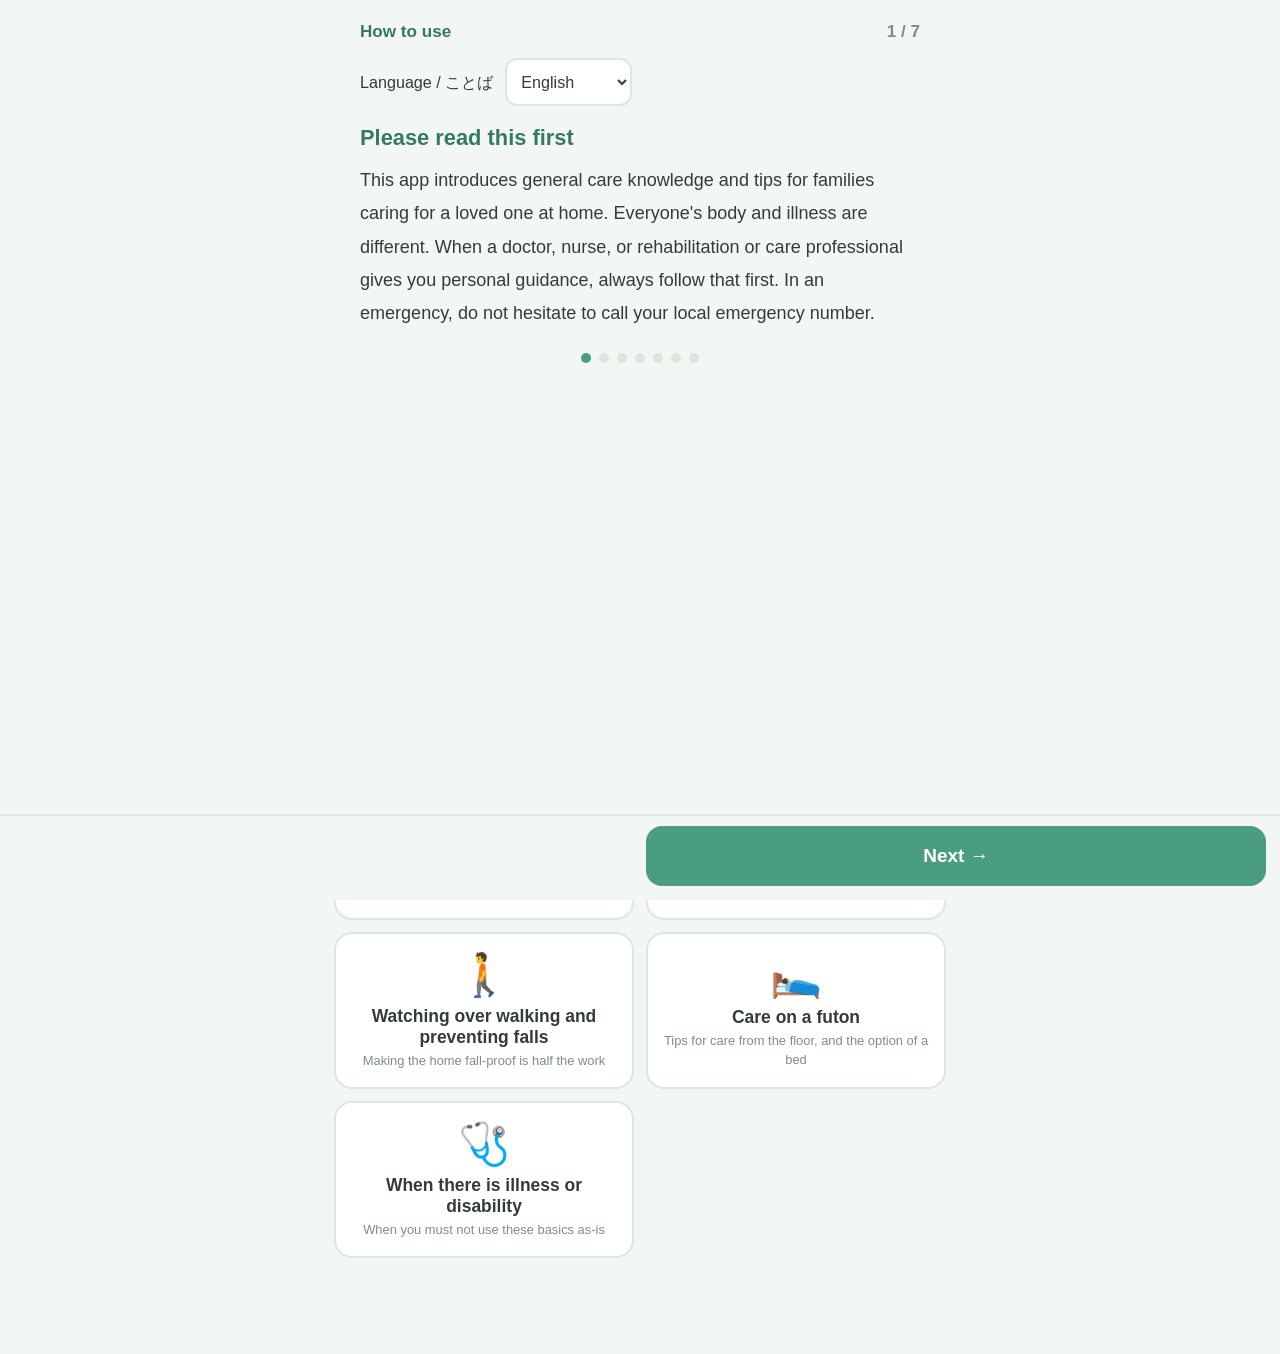
<file: index.html>
<!DOCTYPE html>
<html lang="ja">
<head>
<meta charset="utf-8">
<meta name="viewport" content="width=device-width, initial-scale=1, viewport-fit=cover">
<title>おうち介護サポート・そよぎ</title>
<meta name="description" content="家庭で介護をするご家族のための、介護技術と知識のガイド。無料・オフライン・広告なし。">
<!-- OGP / X（Twitter）リンクカード -->
<meta property="og:type" content="website">
<meta property="og:title" content="おうち介護サポート・そよぎ">
<meta property="og:description" content="訓練を受けない家族のための、介護技術と知識のガイド。腰を守る介助から、食事・おむつ・危険サイン・心肺蘇生まで。無料・広告なし・オフライン（12言語）。">
<meta property="og:image" content="https://maimmaim20230728-blip.github.io/ouchi_kaigo_web/icons/farcaster-embed.png">
<meta name="twitter:card" content="summary_large_image">
<meta name="twitter:image" content="https://maimmaim20230728-blip.github.io/ouchi_kaigo_web/icons/farcaster-embed.png">
<meta name="theme-color" content="#4a9d7f">
<!-- Farcaster Mini App 埋め込みメタ（3:2画像＋起動ボタン） -->
<meta name="fc:miniapp" content='{"version":"1","imageUrl":"https://ouchi-kaigo-web.vercel.app/icons/farcaster-embed.png","button":{"title":"🍃 ひらく / Open","action":{"type":"launch_miniapp","name":"おうち介護サポート・そよぎ","url":"https://ouchi-kaigo-web.vercel.app/","splashImageUrl":"https://ouchi-kaigo-web.vercel.app/icons/icon-512.png","splashBackgroundColor":"#4a9d7f"}}}'>
<link rel="manifest" href="manifest.json">
<link rel="icon" href="icons/icon-192.png">
<link rel="apple-touch-icon" href="icons/icon-192.png">
<link rel="stylesheet" href="style.css">
<!-- 日本語以外の言語で開くときは、その言語のガイドを読み終えるまで画面を隠す(起動のたびに一瞬 日本語が見えないように・app.js bootWithLang が外す・念のため4秒で外す・2026-10-30) -->
<script>(function(){try{var p=JSON.parse(localStorage.getItem('ouchikaigo.prefs')||'{}'),l=p.lang||String(navigator.language||'ja').slice(0,2).toLowerCase();if(l!=='ja'&&'en de fr es it pt nl sv ko zh ar'.split(' ').indexOf(l)>=0){var h=document.documentElement;h.classList.add('lang-wait');setTimeout(function(){h.classList.remove('lang-wait');},4000);}}catch(e){}})();</script>
</head>
<body class="fs0">
<header id="hdr">
  <button id="btnBack" class="hdr-btn" hidden>← もどる</button>
  <h1 id="hdrTitle">おうち介護サポート</h1>
</header>
<main id="main">
  <section id="scrTech" class="screen">
    <p id="techLead" class="lead"></p>
    <div id="techGrid" class="grid"></div>
  </section>
  <section id="scrDanger" class="screen" hidden>
    <p id="dangerLead" class="lead"></p>
    <div id="dangerList" class="cardlist"></div>
  </section>
  <section id="scrSelf" class="screen" hidden>
    <p id="selfLead" class="lead"></p>
    <div id="selfList" class="cardlist"></div>
  </section>
  <section id="scrSettings" class="screen" hidden>
    <div class="setblock">
      <h3 id="setFsTitle"></h3>
      <div class="btnrow" id="fsRow">
        <button class="fsbtn" id="fsBtn0"></button>
        <button class="fsbtn" id="fsBtn1"></button>
        <button class="fsbtn" id="fsBtn2"></button>
        <button class="fsbtn" id="fsBtn3"></button>
      </div>
    </div>
    <div class="setblock">
      <h3 id="setThemeTitle"></h3>
      <div class="btnrow">
        <button class="fsbtn" id="themeBtnG"></button>
        <button class="fsbtn" id="themeBtnB"></button>
      </div>
    </div>
    <div class="setblock">
      <h3 id="setBgmTitle"></h3>
      <div class="btnrow">
        <button class="fsbtn" id="musicBtnA"></button>
        <button class="fsbtn" id="musicBtnB"></button>
        <button class="fsbtn" id="musicBtnOff"></button>
      </div>
    </div>
    <div class="setblock">
      <h3 id="setSoundTitle"></h3>
      <button id="soundBtn" class="togglebtn"></button>
    </div>
    <div class="setblock">
      <h3 id="setLangTitle"></h3>
      <div class="langgrid" id="langGrid"></div>
    </div>
    <div class="setblock" id="printBlock" hidden>
      <h3 id="setPrintTitle"></h3>
      <p id="printHint" class="mutetext"></p>
      <button id="printBtn" class="togglebtn"></button>
    </div>
    <div class="setblock">
      <h3 id="setGuideTitle"></h3>
      <button id="guideAgainBtn" class="togglebtn"></button>
    </div>
    <div class="setblock">
      <h3 id="aboutTitle"></h3>
      <p id="aboutText" class="mutetext"></p>
      <p><a id="creditLink" href="https://soudansoyogi.com/" target="_blank" rel="noopener"></a></p>
      <p id="verLine" class="mutetext"></p>
    </div>
  </section>
  <section id="scrCat" class="screen" hidden>
    <div class="cat-head">
      <span class="em" id="catEmoji"></span>
      <div><h2 id="catTitle"></h2><p id="catSub"></p></div>
    </div>
    <div id="procList" class="cardlist"></div>
  </section>
  <section id="scrProc" class="screen" hidden>
    <h2 id="procTitle" class="proc-title"></h2>
    <p id="stepCount"></p>
    <div id="stepFig" class="figbox"></div>
    <p id="stepText"></p>
    <button id="stepSpeak" class="linkbtn speakbtn" hidden></button>
    <div id="stepCaution" class="caution" hidden><span class="mark" aria-hidden="true">⚠️</span><p id="stepCautionText"></p></div>
    <div id="stepAdapt" class="adapt" hidden><span class="mark" aria-hidden="true">🖐️</span><div><b id="stepAdaptTitle"></b><p id="stepAdaptText"></p></div></div>
    <button id="stepLink" class="linkbtn" hidden></button>
    <div id="stepSummary" hidden>
      <div class="sumblock" id="sumPointsBlock" hidden><h3 id="sumPointsTitle"></h3><ul id="sumPointsList"></ul></div>
      <div class="sumblock ng" id="sumNgBlock" hidden><h3 id="sumNgTitle"></h3><ul id="sumNgList"></ul></div>
      <div class="sumblock reassure"><h3 id="sumReassureTitle"></h3><p id="sumReassureText"></p></div>
    </div>
    <div class="stepnav">
      <button id="btnPrev"></button>
      <button id="btnNext"></button>
    </div>
  </section>
  <section id="scrCard" class="screen" hidden>
    <div class="cat-head">
      <span class="em" id="cardEmoji"></span>
      <div><h2 id="cardTitle"></h2><p id="cardSub"></p></div>
    </div>
    <div id="cardFig" class="figbox" hidden></div>
    <div id="cardBody"></div>
  </section>
  <section id="scrCpr" class="screen" hidden>
    <div class="cat-head">
      <span class="em" aria-hidden="true">❤️</span>
      <div><h2 id="cprTitle"></h2><p id="cprIntro"></p></div>
    </div>
    <div class="sec call"><h3 id="cprFirstTitle"></h3><p id="cprFirst"></p></div>
    <div class="sec"><h3 id="cprStepsTitle"></h3><ol id="cprSteps"></ol></div>
    <div class="metrobox">
      <div id="metroCircle"><span id="metroCount">0</span></div>
      <button id="metroBtn" class="btn-primary metro"></button>
      <p id="metroHint" class="mutetext"></p>
    </div>
    <p id="cprNote" class="mutetext"></p>
  </section>
</main>
<nav id="tabbar">
  <button id="navTech" class="tab active"><span class="tab-emoji">🤲</span><span id="navTechLabel"></span></button>
  <button id="navDanger" class="tab"><span class="tab-emoji">🚨</span><span id="navDangerLabel"></span></button>
  <button id="navSelf" class="tab"><span class="tab-emoji">🌱</span><span id="navSelfLabel"></span></button>
  <button id="navSettings" class="tab"><span class="tab-emoji">⚙️</span><span id="navSettingsLabel"></span></button>
</nav>
<!-- 初回の「はじめにお読みください」は、はじめての つかいかた(app.js openGuide)の1ページ目に入れた(2026-09-30) -->
<script src="i18n.js"></script>
<script src="audio.js"></script>
<script src="tap.js"></script>
<script src="figures.js"></script>
<script src="data/guide.ja.js"></script>
<script src="app.js"></script>
<!-- Farcaster Mini App SDK: ホスト内なら起動準備完了を通知。通常のWeb/PWA・オフラインでは無害（失敗は握りつぶす）。 -->
<script type="module">
  /* Farcaster の中(iframe / アプリの WebView)で開いたときだけ SDK を読む。ふつうのブラウザ・PWA では外へつながない */
  if ((window.self !== window.top) || window.ReactNativeWebView) {
    try {
      const { sdk } = await import("https://esm.sh/@farcaster/miniapp-sdk");
      await sdk.actions.ready();
    } catch (e) { /* Farcaster外／オフラインでは何もしない */ }
  }
</script>
</body>
</html>
</file>
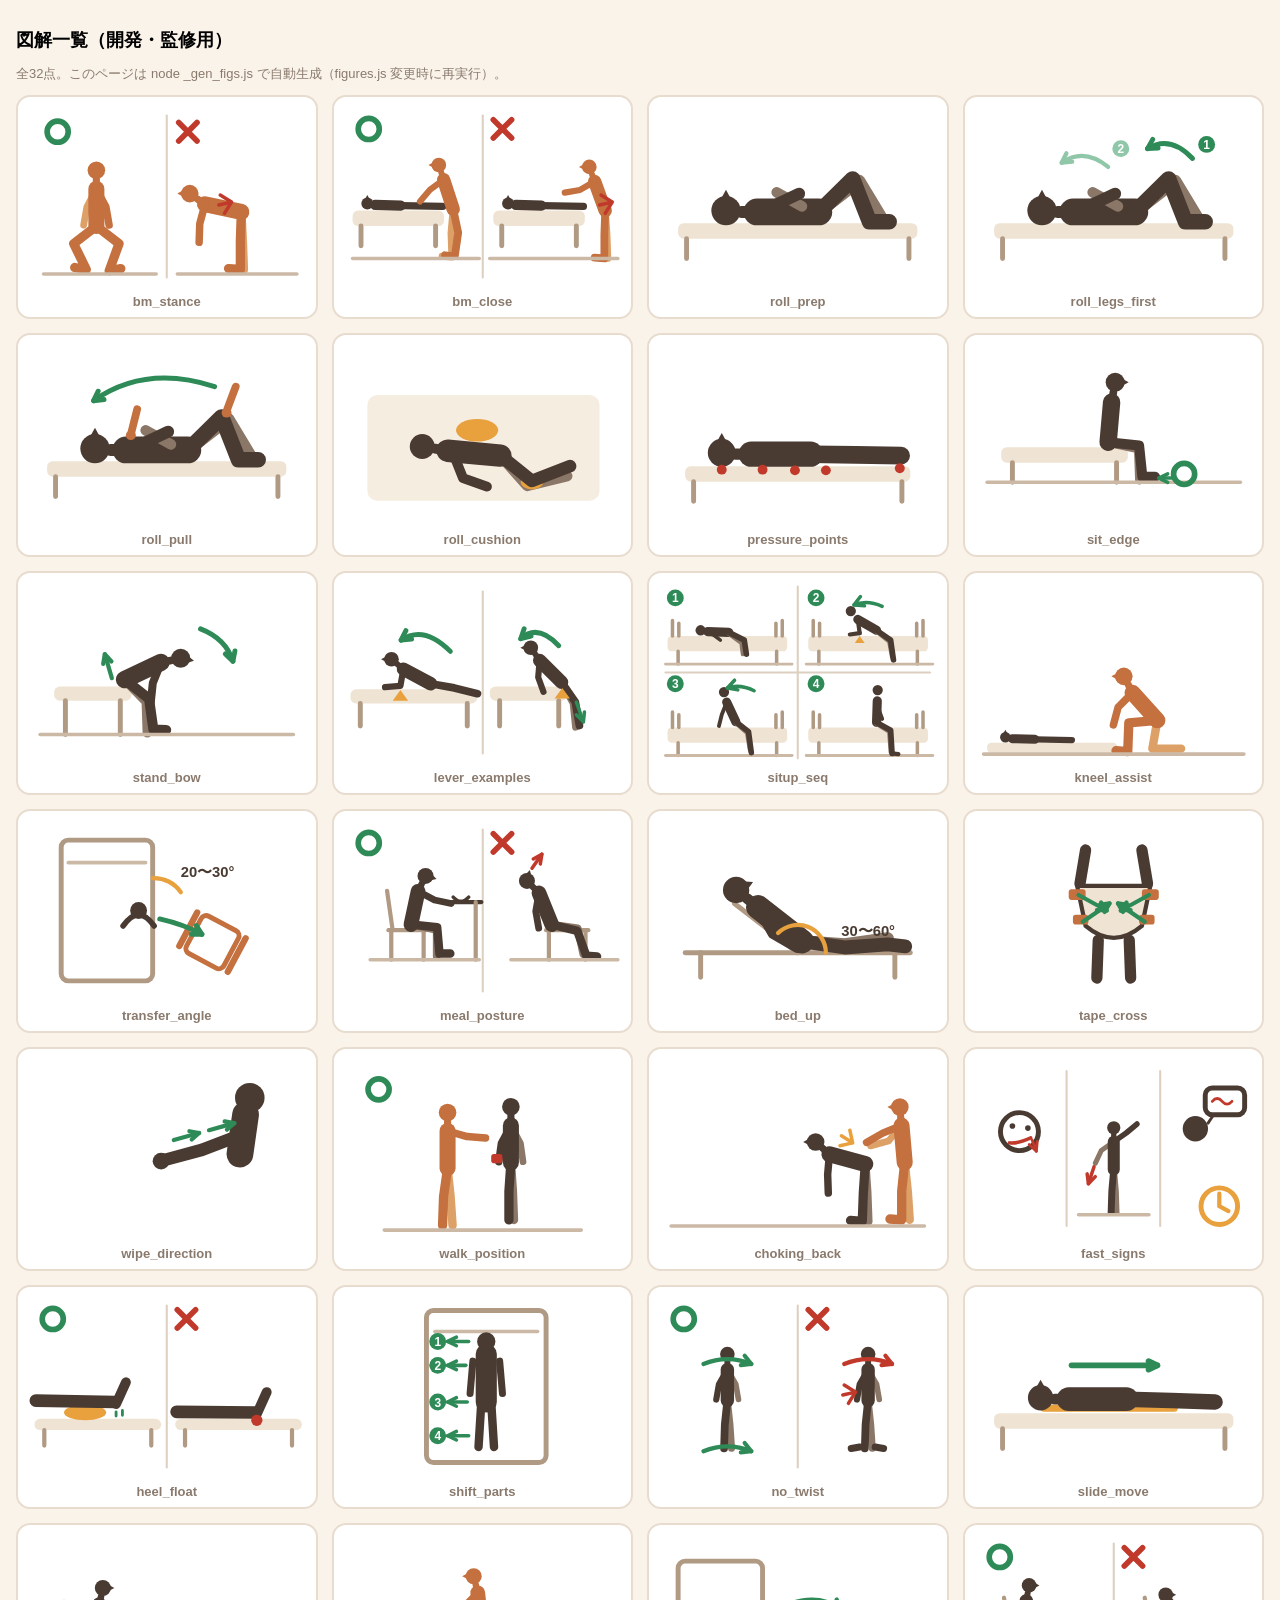
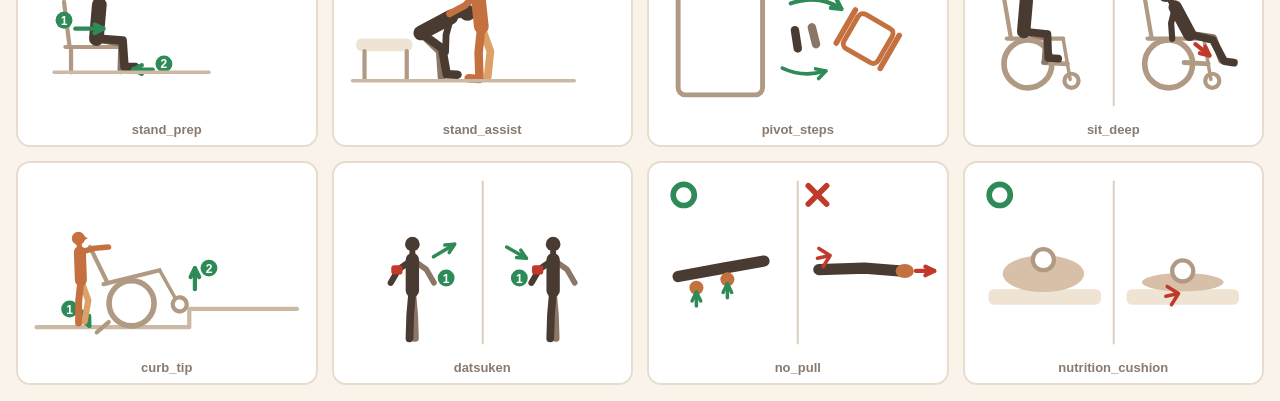
<file: _figs.html>
<!DOCTYPE html>
<html lang="ja">
<head>
<meta charset="utf-8">
<meta name="viewport" content="width=device-width, initial-scale=1">
<title>図解一覧（開発・監修用）</title>
<style>
body{font-family:sans-serif;background:#faf3ea;padding:16px;margin:0}
h1{font-size:18px;margin-bottom:4px}
.note{font-size:13px;color:#8a7a6d;margin-bottom:12px}
.grid{display:grid;grid-template-columns:repeat(auto-fill,minmax(300px,1fr));gap:14px}
.cell{background:#fff;border:2px solid #e8dcce;border-radius:14px;padding:8px}
.cell svg{width:100%;height:auto;display:block}
.cell p{font-size:13px;color:#8a7a6d;margin:6px 0 0;text-align:center;font-weight:bold}
</style>
</head>
<body>
<h1>図解一覧（開発・監修用）</h1>
<p class="note">全32点。このページは node _gen_figs.js で自動生成（figures.js 変更時に再実行）。</p>
<div class="grid">
<div class="cell"><svg viewBox="0 0 400 260" xmlns="http://www.w3.org/2000/svg" role="img" aria-hidden="true"><path d="M200,15 L200,245" fill="none" stroke="#ddd0c0" stroke-width="3" stroke-linecap="round" stroke-linejoin="round" /><circle cx="45" cy="38" r="15" fill="none" stroke="#2e8b57" stroke-width="8"/><path d="M100,119.2 L86.5,144.6 L81.9,170.6" fill="none" stroke="#dda067" stroke-width="9.6" stroke-linecap="round" stroke-linejoin="round" /><path d="M100,172 L100,119.2" fill="none" stroke="#c4703f" stroke-width="22.8" stroke-linecap="round" stroke-linejoin="round" /><path d="M100,119.2 L100,106" fill="none" stroke="#c4703f" stroke-width="10.1" stroke-linecap="round" stroke-linejoin="round" /><circle cx="100" cy="92.8" r="12.5" fill="#c4703f" stroke="none"/><path d="M100,172 L67.8,197.1 L85.7,233.8 L69.2,230.9" fill="none" stroke="#c4703f" stroke-width="13.2" stroke-linecap="round" stroke-linejoin="round" /><path d="M100,172 L132.2,197.1 L118.2,235.5 L134.7,232.5" fill="none" stroke="#c4703f" stroke-width="13.2" stroke-linecap="round" stroke-linejoin="round" /><path d="M100,119.2 L113.5,144.6 L118.1,170.6" fill="none" stroke="#c4703f" stroke-width="10.6" stroke-linecap="round" stroke-linejoin="round" /><path d="M25,240 L185,240" fill="none" stroke="#cbb9a6" stroke-width="5" stroke-linecap="round" stroke-linejoin="round" /><path d="M217,25 L243,51 M243,25 L217,51" fill="none" stroke="#c0392b" stroke-width="8" stroke-linecap="round" stroke-linejoin="round" /><path d="M306,152 L308.1,192.7 L309.6,233.5 L292.8,234.7" fill="none" stroke="#dda067" stroke-width="12" stroke-linecap="round" stroke-linejoin="round" /><path d="M306,152 L254.4,141" fill="none" stroke="#c4703f" stroke-width="22.8" stroke-linecap="round" stroke-linejoin="round" /><path d="M254.4,141 L243.5,133.5" fill="none" stroke="#c4703f" stroke-width="10.1" stroke-linecap="round" stroke-linejoin="round" /><circle cx="232.7" cy="125.9" r="12.5" fill="#c4703f" stroke="none"/><path d="M215,125.9 L224.5,120.6 L224.5,131.1 Z" fill="#c4703f" stroke="none"/><path d="M306,152 L304.6,192.8 L304.6,233.6 L287.8,232.4" fill="none" stroke="#c4703f" stroke-width="13.2" stroke-linecap="round" stroke-linejoin="round" /><path d="M254.4,141 L246.9,168.8 L246,195.2" fill="none" stroke="#c4703f" stroke-width="10.6" stroke-linecap="round" stroke-linejoin="round" /><path d="M276,128 L292,138 M274,142 L292,138 M282,154 L292,138" fill="none" stroke="#c0392b" stroke-width="5" stroke-linecap="round" stroke-linejoin="round" /><path d="M215,240 L385,240" fill="none" stroke="#cbb9a6" stroke-width="5" stroke-linecap="round" stroke-linejoin="round" /></svg><p>bm_stance</p></div>
<div class="cell"><svg viewBox="0 0 400 260" xmlns="http://www.w3.org/2000/svg" role="img" aria-hidden="true"><path d="M200,15 L200,245" fill="none" stroke="#ddd0c0" stroke-width="3" stroke-linecap="round" stroke-linejoin="round" /><circle cx="38" cy="34" r="15" fill="none" stroke="#2e8b57" stroke-width="8"/><rect x="15" y="150" width="130" height="22" rx="8" fill="#efe3d3" stroke="none"/><path d="M27,172 L27,200 M133,172 L133,200" fill="none" stroke="#b09a84" stroke-width="7" stroke-linecap="round" stroke-linejoin="round" /><circle cx="36" cy="140" r="8.5" fill="#4a3b32" stroke="none"/><path d="M36,127.9 L39.6,134.4 L32.4,134.4 Z" fill="#4a3b32" stroke="none"/><path d="M47.1,142 L83.6,143" fill="none" stroke="#4a3b32" stroke-width="14.5" stroke-linecap="round" stroke-linejoin="round" /><path d="M83.6,143 L143.1,144" fill="none" stroke="#4a3b32" stroke-width="10.2" stroke-linecap="round" stroke-linejoin="round" /><path d="M158,148 L155,181.9 L156.2,215.8 L142.3,214.9" fill="none" stroke="#dda067" stroke-width="10" stroke-linecap="round" stroke-linejoin="round" /><path d="M158,148 L144.4,106.2" fill="none" stroke="#c4703f" stroke-width="19" stroke-linecap="round" stroke-linejoin="round" /><path d="M144.4,106.2 L141,95.7" fill="none" stroke="#c4703f" stroke-width="8.4" stroke-linecap="round" stroke-linejoin="round" /><circle cx="137.6" cy="85.2" r="10.4" fill="#c4703f" stroke="none"/><path d="M122.8,85.2 L130.7,80.9 L130.7,89.6 Z" fill="#c4703f" stroke="none"/><path d="M158,148 L165.1,181.3 L160.3,214.9 L146.4,213.5" fill="none" stroke="#c4703f" stroke-width="11" stroke-linecap="round" stroke-linejoin="round" /><path d="M144.4,106.2 L125,120.3 L110.8,137.1" fill="none" stroke="#c4703f" stroke-width="8.8" stroke-linecap="round" stroke-linejoin="round" /><path d="M15,218 L195,218" fill="none" stroke="#cbb9a6" stroke-width="5" stroke-linecap="round" stroke-linejoin="round" /><path d="M215,21 L241,47 M241,21 L215,47" fill="none" stroke="#c0392b" stroke-width="8" stroke-linecap="round" stroke-linejoin="round" /><rect x="215" y="150" width="130" height="22" rx="8" fill="#efe3d3" stroke="none"/><path d="M227,172 L227,200 M333,172 L333,200" fill="none" stroke="#b09a84" stroke-width="7" stroke-linecap="round" stroke-linejoin="round" /><circle cx="236" cy="140" r="8.5" fill="#4a3b32" stroke="none"/><path d="M236,127.9 L239.6,134.4 L232.4,134.4 Z" fill="#4a3b32" stroke="none"/><path d="M247.1,142 L283.6,143" fill="none" stroke="#4a3b32" stroke-width="14.5" stroke-linecap="round" stroke-linejoin="round" /><path d="M283.6,143 L343.1,144" fill="none" stroke="#4a3b32" stroke-width="10.2" stroke-linecap="round" stroke-linejoin="round" /><path d="M374,150 L376.4,183.9 L377.6,217.9" fill="none" stroke="#dda067" stroke-width="10" stroke-linecap="round" stroke-linejoin="round" /><path d="M374,150 L359,108.7" fill="none" stroke="#c4703f" stroke-width="19" stroke-linecap="round" stroke-linejoin="round" /><path d="M359,108.7 L355.2,98.3" fill="none" stroke="#c4703f" stroke-width="8.4" stroke-linecap="round" stroke-linejoin="round" /><circle cx="351.4" cy="88" r="10.4" fill="#c4703f" stroke="none"/><path d="M336.7,88 L344.6,83.6 L344.6,92.3 Z" fill="#c4703f" stroke="none"/><path d="M374,150 L372.8,184 L372.8,218 L358.8,217" fill="none" stroke="#c4703f" stroke-width="11" stroke-linecap="round" stroke-linejoin="round" /><path d="M359,108.7 L338.2,120.7 L316.5,124.5" fill="none" stroke="#c4703f" stroke-width="8.8" stroke-linecap="round" stroke-linejoin="round" /><path d="M368,128 L384,138 M366,142 L384,138 M374,154 L384,138" fill="none" stroke="#c0392b" stroke-width="5" stroke-linecap="round" stroke-linejoin="round" /><path d="M210,218 L392,218" fill="none" stroke="#cbb9a6" stroke-width="5" stroke-linecap="round" stroke-linejoin="round" /></svg><p>bm_close</p></div>
<div class="cell"><svg viewBox="0 0 400 260" xmlns="http://www.w3.org/2000/svg" role="img" aria-hidden="true"><rect x="30" y="168" width="340" height="22" rx="8" fill="#efe3d3" stroke="none"/><path d="M42,190 L42,218 M358,190 L358,218" fill="none" stroke="#b09a84" stroke-width="7" stroke-linecap="round" stroke-linejoin="round" /><path d="M230,152 L287,108 L322,166" fill="none" stroke="#8b7767" stroke-width="18" stroke-linecap="round" stroke-linejoin="round" /><path d="M230,152 L142,152" fill="none" stroke="#4a3b32" stroke-width="38" stroke-linecap="round" stroke-linejoin="round" /><path d="M142,152 L120,152" fill="none" stroke="#4a3b32" stroke-width="17" stroke-linecap="round" stroke-linejoin="round" /><circle cx="98" cy="150" r="20.8" fill="#4a3b32" stroke="none"/><path d="M98,120.5 L106.7,136.3 L89.3,136.3 Z" fill="#4a3b32" stroke="none"/><path d="M206,144 L170,124" fill="none" stroke="#8b7767" stroke-width="15" stroke-linecap="round" stroke-linejoin="round" /><path d="M164,144 L202,126" fill="none" stroke="#4a3b32" stroke-width="17" stroke-linecap="round" stroke-linejoin="round" /><path d="M230,152 L278,105 L302,166 L330,166" fill="none" stroke="#4a3b32" stroke-width="22" stroke-linecap="round" stroke-linejoin="round" /></svg><p>roll_prep</p></div>
<div class="cell"><svg viewBox="0 0 400 260" xmlns="http://www.w3.org/2000/svg" role="img" aria-hidden="true"><rect x="30" y="168" width="340" height="22" rx="8" fill="#efe3d3" stroke="none"/><path d="M42,190 L42,218 M358,190 L358,218" fill="none" stroke="#b09a84" stroke-width="7" stroke-linecap="round" stroke-linejoin="round" /><path d="M230,152 L287,108 L322,166" fill="none" stroke="#8b7767" stroke-width="18" stroke-linecap="round" stroke-linejoin="round" /><path d="M230,152 L142,152" fill="none" stroke="#4a3b32" stroke-width="38" stroke-linecap="round" stroke-linejoin="round" /><path d="M142,152 L120,152" fill="none" stroke="#4a3b32" stroke-width="17" stroke-linecap="round" stroke-linejoin="round" /><circle cx="98" cy="150" r="20.8" fill="#4a3b32" stroke="none"/><path d="M98,120.5 L106.7,136.3 L89.3,136.3 Z" fill="#4a3b32" stroke="none"/><path d="M206,144 L170,124" fill="none" stroke="#8b7767" stroke-width="15" stroke-linecap="round" stroke-linejoin="round" /><path d="M164,144 L202,126" fill="none" stroke="#4a3b32" stroke-width="17" stroke-linecap="round" stroke-linejoin="round" /><path d="M230,152 L278,105 L302,166 L330,166" fill="none" stroke="#4a3b32" stroke-width="22" stroke-linecap="round" stroke-linejoin="round" /><path d="M312,76 Q280,42 248,62" fill="none" stroke="#2e8b57" stroke-width="7" stroke-linecap="round" stroke-linejoin="round" /><path d="M255.4,48.9 L248,62 L263,61.1" fill="none" stroke="#2e8b57" stroke-width="7" stroke-linecap="round" stroke-linejoin="round" /><circle cx="332" cy="56" r="12" fill="#2e8b57"/><text x="332" y="62.5" fill="#fff" font-size="17" font-family="sans-serif" text-anchor="middle" font-weight="bold">1</text><path d="M192,88 Q158,60 126,82" fill="none" stroke="#8fc7a8" stroke-width="6" stroke-linecap="round" stroke-linejoin="round" /><path d="M132.8,68.6 L126,82 L140.9,80.5" fill="none" stroke="#8fc7a8" stroke-width="6" stroke-linecap="round" stroke-linejoin="round" /><circle cx="210" cy="62" r="12" fill="#8fc7a8"/><text x="210" y="68.5" fill="#fff" font-size="17" font-family="sans-serif" text-anchor="middle" font-weight="bold">2</text></svg><p>roll_legs_first</p></div>
<div class="cell"><svg viewBox="0 0 400 260" xmlns="http://www.w3.org/2000/svg" role="img" aria-hidden="true"><rect x="30" y="168" width="340" height="22" rx="8" fill="#efe3d3" stroke="none"/><path d="M42,190 L42,218 M358,190 L358,218" fill="none" stroke="#b09a84" stroke-width="7" stroke-linecap="round" stroke-linejoin="round" /><path d="M230,152 L287,108 L322,166" fill="none" stroke="#8b7767" stroke-width="18" stroke-linecap="round" stroke-linejoin="round" /><path d="M230,152 L142,152" fill="none" stroke="#4a3b32" stroke-width="38" stroke-linecap="round" stroke-linejoin="round" /><path d="M142,152 L120,152" fill="none" stroke="#4a3b32" stroke-width="17" stroke-linecap="round" stroke-linejoin="round" /><circle cx="98" cy="150" r="20.8" fill="#4a3b32" stroke="none"/><path d="M98,120.5 L106.7,136.3 L89.3,136.3 Z" fill="#4a3b32" stroke="none"/><path d="M206,144 L170,124" fill="none" stroke="#8b7767" stroke-width="15" stroke-linecap="round" stroke-linejoin="round" /><path d="M164,144 L202,126" fill="none" stroke="#4a3b32" stroke-width="17" stroke-linecap="round" stroke-linejoin="round" /><path d="M230,152 L278,105 L302,166 L330,166" fill="none" stroke="#4a3b32" stroke-width="22" stroke-linecap="round" stroke-linejoin="round" /><path d="M268,62 Q170,30 96,82" fill="none" stroke="#2e8b57" stroke-width="7" stroke-linecap="round" stroke-linejoin="round" /><path d="M102.6,68.5 L96,82 L110.9,80.3" fill="none" stroke="#2e8b57" stroke-width="7" stroke-linecap="round" stroke-linejoin="round" /><path d="M158,94 L150,126" fill="none" stroke="#c4703f" stroke-width="11" stroke-linecap="round" stroke-linejoin="round" /><circle cx="149" cy="131" r="7" fill="#c4703f"/><path d="M298,62 L286,94" fill="none" stroke="#c4703f" stroke-width="11" stroke-linecap="round" stroke-linejoin="round" /><circle cx="285" cy="99" r="7" fill="#c4703f"/></svg><p>roll_pull</p></div>
<div class="cell"><svg viewBox="0 0 400 260" xmlns="http://www.w3.org/2000/svg" role="img" aria-hidden="true"><rect x="36" y="74" width="330" height="150" rx="14" fill="#f6ede1" stroke="none"/><ellipse cx="192" cy="124" rx="30" ry="16" fill="#e8a13d" stroke="none"/><path d="M225,160 L263,203 L320,189" fill="none" stroke="#8b7767" stroke-width="15" stroke-linecap="round" stroke-linejoin="round" /><ellipse cx="270" cy="198" rx="16" ry="10" fill="#e8a13d" stroke="none"/><path d="M225,160 L150,153" fill="none" stroke="#4a3b32" stroke-width="32" stroke-linecap="round" stroke-linejoin="round" /><path d="M150,153 L132,150" fill="none" stroke="#4a3b32" stroke-width="14" stroke-linecap="round" stroke-linejoin="round" /><circle cx="114" cy="147" r="17.7" fill="#4a3b32" stroke="none"/><path d="M160,162 L172,192 L206,204" fill="none" stroke="#4a3b32" stroke-width="14" stroke-linecap="round" stroke-linejoin="round" /><path d="M225,160 L270,196 L324,175" fill="none" stroke="#4a3b32" stroke-width="18" stroke-linecap="round" stroke-linejoin="round" /></svg><p>roll_cushion</p></div>
<div class="cell"><svg viewBox="0 0 400 260" xmlns="http://www.w3.org/2000/svg" role="img" aria-hidden="true"><rect x="40" y="175" width="320" height="22" rx="8" fill="#efe3d3" stroke="none"/><path d="M52,197 L52,225 M348,197 L348,225" fill="none" stroke="#b09a84" stroke-width="7" stroke-linecap="round" stroke-linejoin="round" /><path d="M218,158 L134,158" fill="none" stroke="#4a3b32" stroke-width="36" stroke-linecap="round" stroke-linejoin="round" /><path d="M134,158 L112,158" fill="none" stroke="#4a3b32" stroke-width="16" stroke-linecap="round" stroke-linejoin="round" /><circle cx="92" cy="156" r="19.8" fill="#4a3b32" stroke="none"/><path d="M92,127.9 L100.3,142.9 L83.7,142.9 Z" fill="#4a3b32" stroke="none"/><path d="M134,160 L180,164 L222,164" fill="none" stroke="#4a3b32" stroke-width="16" stroke-linecap="round" stroke-linejoin="round" /><path d="M218,158 L283,159 L347,160" fill="none" stroke="#4a3b32" stroke-width="25" stroke-linecap="round" stroke-linejoin="round" /><circle cx="92" cy="180" r="7" fill="#c0392b"/><circle cx="150" cy="180" r="7" fill="#c0392b"/><circle cx="196" cy="181" r="7" fill="#c0392b"/><circle cx="240" cy="181" r="7" fill="#c0392b"/><circle cx="345" cy="178" r="7" fill="#c0392b"/></svg><p>pressure_points</p></div>
<div class="cell"><svg viewBox="0 0 400 260" xmlns="http://www.w3.org/2000/svg" role="img" aria-hidden="true"><rect x="40" y="148" width="180" height="22" rx="8" fill="#efe3d3" stroke="none"/><path d="M56,170 L56,198 M204,170 L204,198" fill="none" stroke="#b09a84" stroke-width="7" stroke-linecap="round" stroke-linejoin="round" /><path d="M192,141 L235.2,150.2 L236.8,194.4" fill="none" stroke="#8b7767" stroke-width="13" stroke-linecap="round" stroke-linejoin="round" /><path d="M192,141 L197,84" fill="none" stroke="#4a3b32" stroke-width="24.7" stroke-linecap="round" stroke-linejoin="round" /><path d="M197,84 L199.5,69.9" fill="none" stroke="#4a3b32" stroke-width="10.9" stroke-linecap="round" stroke-linejoin="round" /><circle cx="202" cy="55.9" r="13.5" fill="#4a3b32" stroke="none"/><path d="M221.2,55.9 L210.9,61.5 L210.9,50.2 Z" fill="#4a3b32" stroke="none"/><path d="M192,141 L236,145.6 L240.6,189.6 L258.8,190.2" fill="none" stroke="#4a3b32" stroke-width="14.3" stroke-linecap="round" stroke-linejoin="round" /><path d="M197,84 L192.6,114.9 L196.6,143.2" fill="none" stroke="#4a3b32" stroke-width="11.4" stroke-linecap="round" stroke-linejoin="round" /><path d="M20,198 L380,198" fill="none" stroke="#cbb9a6" stroke-width="5" stroke-linecap="round" stroke-linejoin="round" /><circle cx="300" cy="186" r="15" fill="none" stroke="#2e8b57" stroke-width="8"/><path d="M288,192 L264,192" fill="none" stroke="#2e8b57" stroke-width="5" stroke-linecap="round" stroke-linejoin="round" /><path d="M276.6,185.9 L264,192 L276.6,198.1" fill="none" stroke="#2e8b57" stroke-width="5" stroke-linecap="round" stroke-linejoin="round" /></svg><p>sit_edge</p></div>
<div class="cell"><svg viewBox="0 0 400 260" xmlns="http://www.w3.org/2000/svg" role="img" aria-hidden="true"><rect x="40" y="150" width="110" height="20" rx="8" fill="#efe3d3" stroke="none"/><path d="M56,170 L56,218 M134,170 L134,218" fill="none" stroke="#b09a84" stroke-width="7" stroke-linecap="round" stroke-linejoin="round" /><path d="M140,140 L170.7,171.8 L172.2,216" fill="none" stroke="#8b7767" stroke-width="13" stroke-linecap="round" stroke-linejoin="round" /><path d="M140,140 L191.8,115.8" fill="none" stroke="#4a3b32" stroke-width="24.7" stroke-linecap="round" stroke-linejoin="round" /><path d="M191.8,115.8 L205.8,112.9" fill="none" stroke="#4a3b32" stroke-width="10.9" stroke-linecap="round" stroke-linejoin="round" /><circle cx="219.8" cy="109.9" r="13.5" fill="#4a3b32" stroke="none"/><path d="M238.7,113.2 L227.6,117 L229.6,105.8 Z" fill="#4a3b32" stroke="none"/><path d="M140,140 L174.8,167.2 L181,211 L199.2,211.6" fill="none" stroke="#4a3b32" stroke-width="14.3" stroke-linecap="round" stroke-linejoin="round" /><path d="M191.8,115.8 L180.2,144.8 L177.2,173.2" fill="none" stroke="#4a3b32" stroke-width="11.4" stroke-linecap="round" stroke-linejoin="round" /><path d="M248,68 Q284,82 294,114" fill="none" stroke="#2e8b57" stroke-width="7" stroke-linecap="round" stroke-linejoin="round" /><path d="M283.2,103.6 L294,114 L296.9,99.3" fill="none" stroke="#2e8b57" stroke-width="7" stroke-linecap="round" stroke-linejoin="round" /><path d="M122,138 L112,104" fill="none" stroke="#2e8b57" stroke-width="6" stroke-linecap="round" stroke-linejoin="round" /><path d="M121.4,114.4 L112,104 L109.7,117.8" fill="none" stroke="#2e8b57" stroke-width="6" stroke-linecap="round" stroke-linejoin="round" /><path d="M20,218 L380,218" fill="none" stroke="#cbb9a6" stroke-width="5" stroke-linecap="round" stroke-linejoin="round" /></svg><p>stand_bow</p></div>
<div class="cell"><svg viewBox="0 0 400 260" xmlns="http://www.w3.org/2000/svg" role="img" aria-hidden="true"><path d="M200,15 L200,245" fill="none" stroke="#ddd0c0" stroke-width="3" stroke-linecap="round" stroke-linejoin="round" /><rect x="12" y="154" width="180" height="20" rx="8" fill="#efe3d3" stroke="none"/><path d="M26,174 L26,206 M178,174 L178,206" fill="none" stroke="#b09a84" stroke-width="7" stroke-linecap="round" stroke-linejoin="round" /><path d="M126,146 L87.2,125.3" fill="none" stroke="#4a3b32" stroke-width="19" stroke-linecap="round" stroke-linejoin="round" /><path d="M87.2,125.3 L78.7,118.3" fill="none" stroke="#4a3b32" stroke-width="8.4" stroke-linecap="round" stroke-linejoin="round" /><circle cx="70.3" cy="111.2" r="10.4" fill="#4a3b32" stroke="none"/><path d="M55.5,111.2 L63.4,106.8 L63.4,115.6 Z" fill="#4a3b32" stroke="none"/><path d="M126,146 L159.5,151.9 L192.5,160.1" fill="none" stroke="#4a3b32" stroke-width="11" stroke-linecap="round" stroke-linejoin="round" /><path d="M87.2,125.3 L83,149 L61.1,150.9" fill="none" stroke="#4a3b32" stroke-width="8.8" stroke-linecap="round" stroke-linejoin="round" /><path d="M83,155 L72,170 L94,170 Z" fill="#e8a13d"/><path d="M154,100 Q116,62 84,84" fill="none" stroke="#2e8b57" stroke-width="7" stroke-linecap="round" stroke-linejoin="round" /><path d="M90.8,70.6 L84,84 L98.9,82.5" fill="none" stroke="#2e8b57" stroke-width="7" stroke-linecap="round" stroke-linejoin="round" /><rect x="210" y="150" width="110" height="20" rx="8" fill="#efe3d3" stroke="none"/><path d="M224,170 L224,206 M308,170 L308,206" fill="none" stroke="#b09a84" stroke-width="7" stroke-linecap="round" stroke-linejoin="round" /><path d="M312,144 L328.5,173.7 L332,207.6" fill="none" stroke="#8b7767" stroke-width="10" stroke-linecap="round" stroke-linejoin="round" /><path d="M312,144 L280.9,112.9" fill="none" stroke="#4a3b32" stroke-width="19" stroke-linecap="round" stroke-linejoin="round" /><path d="M280.9,112.9 L274.6,103.9" fill="none" stroke="#4a3b32" stroke-width="8.4" stroke-linecap="round" stroke-linejoin="round" /><circle cx="268.3" cy="94.9" r="10.4" fill="#4a3b32" stroke="none"/><path d="M253.5,94.9 L261.4,90.5 L261.4,99.2 Z" fill="#4a3b32" stroke="none"/><path d="M312,144 L331.5,171.9 L337.4,205.3" fill="none" stroke="#4a3b32" stroke-width="11" stroke-linecap="round" stroke-linejoin="round" /><path d="M280.9,112.9 L278.8,136.8 L286.3,157.5" fill="none" stroke="#4a3b32" stroke-width="8.8" stroke-linecap="round" stroke-linejoin="round" /><path d="M313,152 L302,167 L324,167 Z" fill="#e8a13d"/><path d="M333,172 L343,200" fill="none" stroke="#2e8b57" stroke-width="5" stroke-linecap="round" stroke-linejoin="round" /><path d="M333,190.2 L343,200 L344.5,186.1" fill="none" stroke="#2e8b57" stroke-width="5" stroke-linecap="round" stroke-linejoin="round" /><path d="M308,92 Q278,60 254,82" fill="none" stroke="#2e8b57" stroke-width="7" stroke-linecap="round" stroke-linejoin="round" /><path d="M258.8,67.8 L254,82 L268.6,78.4" fill="none" stroke="#2e8b57" stroke-width="7" stroke-linecap="round" stroke-linejoin="round" /></svg><p>lever_examples</p></div>
<div class="cell"><svg viewBox="0 0 400 260" xmlns="http://www.w3.org/2000/svg" role="img" aria-hidden="true"><path d="M200,8 L200,252" fill="none" stroke="#ddd0c0" stroke-width="3" stroke-linecap="round" stroke-linejoin="round" /><path d="M12,130 L388,130" fill="none" stroke="#ddd0c0" stroke-width="3" stroke-linecap="round" stroke-linejoin="round" /><rect x="15" y="78" width="170" height="22" rx="6" fill="#efe3d3" stroke="none"/><path d="M30,100 L30,118 M170,100 L170,118" fill="none" stroke="#b09a84" stroke-width="5" stroke-linecap="round" stroke-linejoin="round" /><path d="M22,78 L22,56 M31,78 L31,60" fill="none" stroke="#b09a84" stroke-width="5" stroke-linecap="round" stroke-linejoin="round" /><path d="M178,78 L178,56 M169,78 L169,60" fill="none" stroke="#b09a84" stroke-width="5" stroke-linecap="round" stroke-linejoin="round" /><path d="M12,118 L192,118" fill="none" stroke="#cbb9a6" stroke-width="4" stroke-linecap="round" stroke-linejoin="round" /><circle cx="26" cy="24" r="12" fill="#2e8b57"/><text x="26" y="30.5" fill="#fff" font-size="17" font-family="sans-serif" text-anchor="middle" font-weight="bold">1</text><circle cx="62" cy="70" r="7.3" fill="#4a3b32" stroke="none"/><path d="M72,72 L102,73" fill="none" stroke="#4a3b32" stroke-width="13" stroke-linecap="round" stroke-linejoin="round" /><path d="M78,75 L90,84" fill="none" stroke="#4a3b32" stroke-width="5" stroke-linecap="round" stroke-linejoin="round" /><path d="M102,75 L120,88 L122,104" fill="none" stroke="#8b7767" stroke-width="6" stroke-linecap="round" stroke-linejoin="round" /><path d="M102,73 L124,84 L127,104" fill="none" stroke="#4a3b32" stroke-width="8" stroke-linecap="round" stroke-linejoin="round" /><rect x="215" y="78" width="170" height="22" rx="6" fill="#efe3d3" stroke="none"/><path d="M230,100 L230,118 M370,100 L370,118" fill="none" stroke="#b09a84" stroke-width="5" stroke-linecap="round" stroke-linejoin="round" /><path d="M222,78 L222,56 M231,78 L231,60" fill="none" stroke="#b09a84" stroke-width="5" stroke-linecap="round" stroke-linejoin="round" /><path d="M378,78 L378,56 M369,78 L369,60" fill="none" stroke="#b09a84" stroke-width="5" stroke-linecap="round" stroke-linejoin="round" /><path d="M212,118 L392,118" fill="none" stroke="#cbb9a6" stroke-width="4" stroke-linecap="round" stroke-linejoin="round" /><circle cx="226" cy="24" r="12" fill="#2e8b57"/><text x="226" y="30.5" fill="#fff" font-size="17" font-family="sans-serif" text-anchor="middle" font-weight="bold">2</text><path d="M288,78 L281,88 L295,88 Z" fill="#e8a13d"/><path d="M312,70 L285.3,54.6" fill="none" stroke="#4a3b32" stroke-width="13" stroke-linecap="round" stroke-linejoin="round" /><circle cx="275.4" cy="42.8" r="7.3" fill="#4a3b32" stroke="none"/><path d="M285.3,54.6 L288,74" fill="none" stroke="#4a3b32" stroke-width="6" stroke-linecap="round" stroke-linejoin="round" /><path d="M288,74 L274,76" fill="none" stroke="#4a3b32" stroke-width="6" stroke-linecap="round" stroke-linejoin="round" /><path d="M312,72 L330,86 L334,108" fill="none" stroke="#8b7767" stroke-width="6" stroke-linecap="round" stroke-linejoin="round" /><path d="M312,70 L332,84 L336,112" fill="none" stroke="#4a3b32" stroke-width="8" stroke-linecap="round" stroke-linejoin="round" /><path d="M320,36 Q298,26 280,34" fill="none" stroke="#2e8b57" stroke-width="5" stroke-linecap="round" stroke-linejoin="round" /><path d="M289.1,22.1 L280,34 L294.9,35.2" fill="none" stroke="#2e8b57" stroke-width="5" stroke-linecap="round" stroke-linejoin="round" /><rect x="15" y="208" width="170" height="22" rx="6" fill="#efe3d3" stroke="none"/><path d="M30,230 L30,248 M170,230 L170,248" fill="none" stroke="#b09a84" stroke-width="5" stroke-linecap="round" stroke-linejoin="round" /><path d="M22,208 L22,186 M31,208 L31,190" fill="none" stroke="#b09a84" stroke-width="5" stroke-linecap="round" stroke-linejoin="round" /><path d="M178,208 L178,186 M169,208 L169,190" fill="none" stroke="#b09a84" stroke-width="5" stroke-linecap="round" stroke-linejoin="round" /><path d="M12,248 L192,248" fill="none" stroke="#cbb9a6" stroke-width="4" stroke-linecap="round" stroke-linejoin="round" /><circle cx="26" cy="146" r="12" fill="#2e8b57"/><text x="26" y="152.5" fill="#fff" font-size="17" font-family="sans-serif" text-anchor="middle" font-weight="bold">3</text><path d="M112,200 L99,172.1" fill="none" stroke="#4a3b32" stroke-width="13" stroke-linecap="round" stroke-linejoin="round" /><circle cx="95.2" cy="157.9" r="7.3" fill="#4a3b32" stroke="none"/><path d="M99,172.1 L92,190 L88,206" fill="none" stroke="#4a3b32" stroke-width="5.5" stroke-linecap="round" stroke-linejoin="round" /><path d="M112,202 L128,216 L132,240" fill="none" stroke="#8b7767" stroke-width="6" stroke-linecap="round" stroke-linejoin="round" /><path d="M112,200 L130,214 L134,244" fill="none" stroke="#4a3b32" stroke-width="8" stroke-linecap="round" stroke-linejoin="round" /><path d="M138,156 Q118,146 100,152" fill="none" stroke="#2e8b57" stroke-width="5" stroke-linecap="round" stroke-linejoin="round" /><path d="M110.2,141 L100,152 L114.8,154.7" fill="none" stroke="#2e8b57" stroke-width="5" stroke-linecap="round" stroke-linejoin="round" /><rect x="215" y="208" width="170" height="22" rx="6" fill="#efe3d3" stroke="none"/><path d="M230,230 L230,248 M370,230 L370,248" fill="none" stroke="#b09a84" stroke-width="5" stroke-linecap="round" stroke-linejoin="round" /><path d="M222,208 L222,186 M231,208 L231,190" fill="none" stroke="#b09a84" stroke-width="5" stroke-linecap="round" stroke-linejoin="round" /><path d="M378,208 L378,186 M369,208 L369,190" fill="none" stroke="#b09a84" stroke-width="5" stroke-linecap="round" stroke-linejoin="round" /><path d="M212,248 L392,248" fill="none" stroke="#cbb9a6" stroke-width="4" stroke-linecap="round" stroke-linejoin="round" /><circle cx="226" cy="146" r="12" fill="#2e8b57"/><text x="226" y="152.5" fill="#fff" font-size="17" font-family="sans-serif" text-anchor="middle" font-weight="bold">4</text><path d="M312,201 L313,170.4" fill="none" stroke="#4a3b32" stroke-width="13" stroke-linecap="round" stroke-linejoin="round" /><circle cx="313.6" cy="155" r="7.3" fill="#4a3b32" stroke="none"/><path d="M313,177 L320,196" fill="none" stroke="#4a3b32" stroke-width="5.5" stroke-linecap="round" stroke-linejoin="round" /><path d="M312,203 L330,214 L332,243" fill="none" stroke="#8b7767" stroke-width="6" stroke-linecap="round" stroke-linejoin="round" /><path d="M312,201 L332,212 L334,245" fill="none" stroke="#4a3b32" stroke-width="8" stroke-linecap="round" stroke-linejoin="round" /><path d="M334,245 L343,246" fill="none" stroke="#4a3b32" stroke-width="6" stroke-linecap="round" stroke-linejoin="round" /></svg><p>situp_seq</p></div>
<div class="cell"><svg viewBox="0 0 400 260" xmlns="http://www.w3.org/2000/svg" role="img" aria-hidden="true"><rect x="20" y="230" width="185" height="14" rx="6" fill="#efe3d3" stroke="none"/><circle cx="46" cy="222" r="7.5" fill="#4a3b32" stroke="none"/><path d="M46,211.4 L49.2,217.1 L42.9,217.1 Z" fill="#4a3b32" stroke="none"/><path d="M55.8,224 L88,225" fill="none" stroke="#4a3b32" stroke-width="12.8" stroke-linecap="round" stroke-linejoin="round" /><path d="M88,225 L140.5,226" fill="none" stroke="#4a3b32" stroke-width="9" stroke-linecap="round" stroke-linejoin="round" /><path d="M262,198 L254.9,238.2 L295.7,238.2" fill="none" stroke="#dda067" stroke-width="12" stroke-linecap="round" stroke-linejoin="round" /><path d="M262,198 L226.7,158.8" fill="none" stroke="#c4703f" stroke-width="22.8" stroke-linecap="round" stroke-linejoin="round" /><path d="M226.7,158.8 L220.5,147.1" fill="none" stroke="#c4703f" stroke-width="10.1" stroke-linecap="round" stroke-linejoin="round" /><circle cx="214.3" cy="135.5" r="12.5" fill="#c4703f" stroke="none"/><path d="M196.6,135.5 L206,130.2 L206,140.7 Z" fill="#c4703f" stroke="none"/><path d="M262,198 L221.4,201.6 L219.9,242.3 L203.2,241.2" fill="none" stroke="#c4703f" stroke-width="13.2" stroke-linecap="round" stroke-linejoin="round" /><path d="M226.7,158.8 L206.3,179.1 L199.5,204.6" fill="none" stroke="#c4703f" stroke-width="10.6" stroke-linecap="round" stroke-linejoin="round" /><path d="M15,246 L385,246" fill="none" stroke="#cbb9a6" stroke-width="5" stroke-linecap="round" stroke-linejoin="round" /></svg><p>kneel_assist</p></div>
<div class="cell"><svg viewBox="0 0 400 260" xmlns="http://www.w3.org/2000/svg" role="img" aria-hidden="true"><rect x="50" y="30" width="130" height="200" rx="10" fill="none" stroke="#b09a84" stroke-width="7"/><path d="M60,62 L170,62" fill="none" stroke="#cbb9a6" stroke-width="5" stroke-linecap="round" stroke-linejoin="round" /><circle cx="160" cy="130" r="12" fill="#4a3b32" stroke="none"/><path d="M138,152 Q160,120 182,152" fill="none" stroke="#4a3b32" stroke-width="8" stroke-linecap="round" stroke-linejoin="round" /><g transform="rotate(28 265 175)"><rect x="235" y="145" width="60" height="60" rx="8" fill="none" stroke="#c4703f" stroke-width="7"/><path d="M226,148 L226,202" fill="none" stroke="#c4703f" stroke-width="9" stroke-linecap="round" stroke-linejoin="round" /><path d="M304,148 L304,202" fill="none" stroke="#c4703f" stroke-width="9" stroke-linecap="round" stroke-linejoin="round" /></g><path d="M180,84 A46,46 0 0 1 220,104" fill="none" stroke="#e8a13d" stroke-width="6" stroke-linecap="round" stroke-linejoin="round" /><text x="258" y="82" fill="#4a3b32" font-size="21" font-family="sans-serif" text-anchor="middle" font-weight="bold">20〜30°</text><path d="M190,142 Q225,150 250,164" fill="none" stroke="#2e8b57" stroke-width="7" stroke-linecap="round" stroke-linejoin="round" /><path d="M235,163.8 L250,164 L242,151.3" fill="none" stroke="#2e8b57" stroke-width="7" stroke-linecap="round" stroke-linejoin="round" /></svg><p>transfer_angle</p></div>
<div class="cell"><svg viewBox="0 0 400 260" xmlns="http://www.w3.org/2000/svg" role="img" aria-hidden="true"><path d="M200,15 L200,245" fill="none" stroke="#ddd0c0" stroke-width="3" stroke-linecap="round" stroke-linejoin="round" /><circle cx="38" cy="34" r="15" fill="none" stroke="#2e8b57" stroke-width="8"/><path d="M66,158 L120,158" fill="none" stroke="#b09a84" stroke-width="6" stroke-linecap="round" stroke-linejoin="round" /><path d="M72,158 L64,102" fill="none" stroke="#b09a84" stroke-width="6" stroke-linecap="round" stroke-linejoin="round" /><path d="M70,158 L70,200 M116,158 L116,200" fill="none" stroke="#b09a84" stroke-width="6" stroke-linecap="round" stroke-linejoin="round" /><path d="M98,150 L134.6,157.8 L134.6,195.2" fill="none" stroke="#8b7767" stroke-width="11" stroke-linecap="round" stroke-linejoin="round" /><path d="M98,150 L108.1,102.7" fill="none" stroke="#4a3b32" stroke-width="20.9" stroke-linecap="round" stroke-linejoin="round" /><path d="M108.1,102.7 L113.4,91.8" fill="none" stroke="#4a3b32" stroke-width="9.2" stroke-linecap="round" stroke-linejoin="round" /><circle cx="118.7" cy="80.9" r="11.4" fill="#4a3b32" stroke="none"/><path d="M134.4,85.1 L124.7,87.5 L127.2,78.2 Z" fill="#4a3b32" stroke="none"/><path d="M98,150 L135.2,153.9 L138.5,191.2 L153.9,191.2" fill="none" stroke="#4a3b32" stroke-width="12.1" stroke-linecap="round" stroke-linejoin="round" /><path d="M108.1,102.7 L131.4,115.1 L155,120.1" fill="none" stroke="#4a3b32" stroke-width="9.7" stroke-linecap="round" stroke-linejoin="round" /><path d="M152,118 L198,118" fill="none" stroke="#4a3b32" stroke-width="6" stroke-linecap="round" stroke-linejoin="round" /><path d="M190,118 L190,200" fill="none" stroke="#b09a84" stroke-width="6" stroke-linecap="round" stroke-linejoin="round" /><path d="M158,111 Q169,123 180,111" fill="none" stroke="#4a3b32" stroke-width="5" stroke-linecap="round" stroke-linejoin="round" /><path d="M40,200 L195,200" fill="none" stroke="#cbb9a6" stroke-width="5" stroke-linecap="round" stroke-linejoin="round" /><path d="M215,21 L241,47 M241,21 L215,47" fill="none" stroke="#c0392b" stroke-width="8" stroke-linecap="round" stroke-linejoin="round" /><path d="M290,158 L350,158" fill="none" stroke="#b09a84" stroke-width="6" stroke-linecap="round" stroke-linejoin="round" /><path d="M296,158 L276,98" fill="none" stroke="#b09a84" stroke-width="6" stroke-linecap="round" stroke-linejoin="round" /><path d="M294,158 L294,200 M346,158 L346,200" fill="none" stroke="#b09a84" stroke-width="6" stroke-linecap="round" stroke-linejoin="round" /><path d="M298,150 L335,155.2 L342.8,191.8" fill="none" stroke="#8b7767" stroke-width="11" stroke-linecap="round" stroke-linejoin="round" /><path d="M298,150 L279.9,105.1" fill="none" stroke="#4a3b32" stroke-width="20.9" stroke-linecap="round" stroke-linejoin="round" /><path d="M279.9,105.1 L271.3,96.6" fill="none" stroke="#4a3b32" stroke-width="9.2" stroke-linecap="round" stroke-linejoin="round" /><circle cx="262.8" cy="88" r="11.4" fill="#4a3b32" stroke="none"/><path d="M267,72.3 L269.4,82 L260.1,79.5 Z" fill="#4a3b32" stroke="none"/><path d="M298,150 L334.3,159 L347.1,194.2 L362.4,195.5" fill="none" stroke="#4a3b32" stroke-width="12.1" stroke-linecap="round" stroke-linejoin="round" /><path d="M279.9,105.1 L275.3,131.1 L279.5,155" fill="none" stroke="#4a3b32" stroke-width="9.7" stroke-linecap="round" stroke-linejoin="round" /><path d="M270,70 L284,50" fill="none" stroke="#c0392b" stroke-width="5" stroke-linecap="round" stroke-linejoin="round" /><path d="M281.8,63.8 L284,50 L271.8,56.8" fill="none" stroke="#c0392b" stroke-width="5" stroke-linecap="round" stroke-linejoin="round" /><path d="M240,200 L392,200" fill="none" stroke="#cbb9a6" stroke-width="5" stroke-linecap="round" stroke-linejoin="round" /></svg><p>meal_posture</p></div>
<div class="cell"><svg viewBox="0 0 400 260" xmlns="http://www.w3.org/2000/svg" role="img" aria-hidden="true"><path d="M40,190 L360,190" fill="none" stroke="#b09a84" stroke-width="7" stroke-linecap="round" stroke-linejoin="round" /><path d="M62,190 L62,225 M338,190 L338,225" fill="none" stroke="#b09a84" stroke-width="7" stroke-linecap="round" stroke-linejoin="round" /><path d="M200,190 L110,120" fill="none" stroke="#b09a84" stroke-width="7" stroke-linecap="round" stroke-linejoin="round" /><path d="M206,174 L267.1,178.3 L327.7,169.8" fill="none" stroke="#8b7767" stroke-width="18" stroke-linecap="round" stroke-linejoin="round" /><path d="M206,174 L143.6,125.2" fill="none" stroke="#4a3b32" stroke-width="34.2" stroke-linecap="round" stroke-linejoin="round" /><path d="M143.6,125.2 L128,113" fill="none" stroke="#4a3b32" stroke-width="15.1" stroke-linecap="round" stroke-linejoin="round" /><circle cx="112.4" cy="100.9" r="18.7" fill="#4a3b32" stroke="none"/><path d="M136.5,89.6 L126.9,102.8 L120.3,88.5 Z" fill="#4a3b32" stroke="none"/><path d="M206,174 L266.6,182.5 L327.7,178.2 L352.7,180.9" fill="none" stroke="#4a3b32" stroke-width="19.8" stroke-linecap="round" stroke-linejoin="round" /><path d="M143.6,125.2 L165.2,162.7 L199.5,182.5" fill="none" stroke="#4a3b32" stroke-width="15.8" stroke-linecap="round" stroke-linejoin="round" /><path d="M240,190 A40,40 0 0 0 172,162" fill="none" stroke="#e8a13d" stroke-width="6" stroke-linecap="round" stroke-linejoin="round" /><text x="300" y="166" fill="#4a3b32" font-size="21" font-family="sans-serif" text-anchor="middle" font-weight="bold">30〜60°</text></svg><p>bed_up</p></div>
<div class="cell"><svg viewBox="0 0 400 260" xmlns="http://www.w3.org/2000/svg" role="img" aria-hidden="true"><path d="M160,44 L152,92" fill="none" stroke="#4a3b32" stroke-width="16" stroke-linecap="round" stroke-linejoin="round" /><path d="M240,44 L248,92" fill="none" stroke="#4a3b32" stroke-width="16" stroke-linecap="round" stroke-linejoin="round" /><path d="M148,95 L252,95 L240,152 Q200,186 160,152 Z" fill="#efe3d3" stroke="#4a3b32" stroke-width="6" stroke-linejoin="round"/><path d="M178,172 L176,226" fill="none" stroke="#4a3b32" stroke-width="16" stroke-linecap="round" stroke-linejoin="round" /><path d="M222,172 L224,226" fill="none" stroke="#4a3b32" stroke-width="16" stroke-linecap="round" stroke-linejoin="round" /><rect x="136" y="100" width="24" height="15" rx="4" fill="#c4703f" stroke="none"/><rect x="240" y="100" width="24" height="15" rx="4" fill="#c4703f" stroke="none"/><rect x="142" y="136" width="22" height="14" rx="4" fill="#c4703f" stroke="none"/><rect x="236" y="136" width="22" height="14" rx="4" fill="#c4703f" stroke="none"/><path d="M156,146 L194,120" fill="none" stroke="#2e8b57" stroke-width="6" stroke-linecap="round" stroke-linejoin="round" /><path d="M187,132.1 L194,120 L180.2,122.1" fill="none" stroke="#2e8b57" stroke-width="6" stroke-linecap="round" stroke-linejoin="round" /><path d="M150,108 L190,130" fill="none" stroke="#2e8b57" stroke-width="6" stroke-linecap="round" stroke-linejoin="round" /><path d="M176,129.3 L190,130 L181.9,118.6" fill="none" stroke="#2e8b57" stroke-width="6" stroke-linecap="round" stroke-linejoin="round" /><path d="M244,146 L206,120" fill="none" stroke="#2e8b57" stroke-width="6" stroke-linecap="round" stroke-linejoin="round" /><path d="M219.8,122.1 L206,120 L213,132.1" fill="none" stroke="#2e8b57" stroke-width="6" stroke-linecap="round" stroke-linejoin="round" /><path d="M250,108 L210,130" fill="none" stroke="#2e8b57" stroke-width="6" stroke-linecap="round" stroke-linejoin="round" /><path d="M218.1,118.6 L210,130 L224,129.3" fill="none" stroke="#2e8b57" stroke-width="6" stroke-linecap="round" stroke-linejoin="round" /></svg><p>tape_cross</p></div>
<div class="cell"><svg viewBox="0 0 400 260" xmlns="http://www.w3.org/2000/svg" role="img" aria-hidden="true"><circle cx="318" cy="58" r="21" fill="#4a3b32" stroke="none"/><path d="M312,82 L304,138" fill="none" stroke="#4a3b32" stroke-width="38" stroke-linecap="round" stroke-linejoin="round" /><path d="M302,112 L250,132 L198,146" fill="none" stroke="#4a3b32" stroke-width="18" stroke-linecap="round" stroke-linejoin="round" /><circle cx="192" cy="148" r="12" fill="#4a3b32"/><path d="M210,118 L246,108" fill="none" stroke="#2e8b57" stroke-width="6" stroke-linecap="round" stroke-linejoin="round" /><path d="M235.5,117.2 L246,108 L232.2,105.5" fill="none" stroke="#2e8b57" stroke-width="6" stroke-linecap="round" stroke-linejoin="round" /><path d="M260,104 L296,94" fill="none" stroke="#2e8b57" stroke-width="6" stroke-linecap="round" stroke-linejoin="round" /><path d="M285.5,103.2 L296,94 L282.2,91.5" fill="none" stroke="#2e8b57" stroke-width="6" stroke-linecap="round" stroke-linejoin="round" /></svg><p>wipe_direction</p></div>
<div class="cell"><svg viewBox="0 0 400 260" xmlns="http://www.w3.org/2000/svg" role="img" aria-hidden="true"><circle cx="52" cy="46" r="15" fill="none" stroke="#2e8b57" stroke-width="8"/><path d="M240,150 L242.8,190.7 L244.3,231.5" fill="none" stroke="#8b7767" stroke-width="12" stroke-linecap="round" stroke-linejoin="round" /><path d="M240,97.2 L253.5,122.6 L257.2,148.8" fill="none" stroke="#8b7767" stroke-width="9.6" stroke-linecap="round" stroke-linejoin="round" /><path d="M240,150 L240,97.2" fill="none" stroke="#4a3b32" stroke-width="22.8" stroke-linecap="round" stroke-linejoin="round" /><path d="M240,97.2 L240,84" fill="none" stroke="#4a3b32" stroke-width="10.1" stroke-linecap="round" stroke-linejoin="round" /><circle cx="240" cy="70.8" r="12.5" fill="#4a3b32" stroke="none"/><path d="M240,150 L237.2,190.7 L237.2,231.5" fill="none" stroke="#4a3b32" stroke-width="13.2" stroke-linecap="round" stroke-linejoin="round" /><path d="M240,97.2 L226.5,122.6 L222.8,148.8" fill="none" stroke="#4a3b32" stroke-width="10.6" stroke-linecap="round" stroke-linejoin="round" /><rect x="212" y="138" width="16" height="13" rx="4" fill="#c0392b" stroke="none"/><path d="M150,158 L154.3,198.6 L157.1,239.3" fill="none" stroke="#dda067" stroke-width="12" stroke-linecap="round" stroke-linejoin="round" /><path d="M150,158 L150,105.2" fill="none" stroke="#c4703f" stroke-width="22.8" stroke-linecap="round" stroke-linejoin="round" /><path d="M150,105.2 L150,92" fill="none" stroke="#c4703f" stroke-width="10.1" stroke-linecap="round" stroke-linejoin="round" /><circle cx="150" cy="78.8" r="12.5" fill="#c4703f" stroke="none"/><path d="M150,158 L144.3,198.4 L142.9,239.2" fill="none" stroke="#c4703f" stroke-width="13.2" stroke-linecap="round" stroke-linejoin="round" /><path d="M150,105.2 L177.7,113.1 L204,115" fill="none" stroke="#c4703f" stroke-width="10.6" stroke-linecap="round" stroke-linejoin="round" /><path d="M60,246 L340,246" fill="none" stroke="#cbb9a6" stroke-width="5" stroke-linecap="round" stroke-linejoin="round" /></svg><p>walk_position</p></div>
<div class="cell"><svg viewBox="0 0 400 260" xmlns="http://www.w3.org/2000/svg" role="img" aria-hidden="true"><path d="M296,152 L298.8,192.7 L300.3,233.5" fill="none" stroke="#8b7767" stroke-width="12" stroke-linecap="round" stroke-linejoin="round" /><path d="M296,152 L245,138.3" fill="none" stroke="#4a3b32" stroke-width="22.8" stroke-linecap="round" stroke-linejoin="round" /><path d="M245,138.3 L235.2,129.5" fill="none" stroke="#4a3b32" stroke-width="10.1" stroke-linecap="round" stroke-linejoin="round" /><circle cx="225.4" cy="120.7" r="12.5" fill="#4a3b32" stroke="none"/><path d="M207.7,120.7 L217.1,115.4 L217.1,125.9 Z" fill="#4a3b32" stroke="none"/><path d="M296,152 L293.2,192.7 L291.7,233.5 L275,232.3" fill="none" stroke="#4a3b32" stroke-width="13.2" stroke-linecap="round" stroke-linejoin="round" /><path d="M245,138.3 L242.5,167 L243.4,193.4" fill="none" stroke="#4a3b32" stroke-width="10.6" stroke-linecap="round" stroke-linejoin="round" /><path d="M352,150 L356.3,190.6 L359.1,231.3" fill="none" stroke="#dda067" stroke-width="12" stroke-linecap="round" stroke-linejoin="round" /><path d="M347.4,97.4 L328.9,119.5 L303.4,126.3" fill="none" stroke="#dda067" stroke-width="9.6" stroke-linecap="round" stroke-linejoin="round" /><path d="M352,150 L347.4,97.4" fill="none" stroke="#c4703f" stroke-width="22.8" stroke-linecap="round" stroke-linejoin="round" /><path d="M347.4,97.4 L346.2,84.3" fill="none" stroke="#c4703f" stroke-width="10.1" stroke-linecap="round" stroke-linejoin="round" /><circle cx="345.1" cy="71.1" r="12.5" fill="#c4703f" stroke="none"/><path d="M327.4,71.1 L336.9,65.9 L336.9,76.3 Z" fill="#c4703f" stroke="none"/><path d="M352,150 L347.7,190.6 L347.7,231.4 L331,230.2" fill="none" stroke="#c4703f" stroke-width="13.2" stroke-linecap="round" stroke-linejoin="round" /><path d="M347.4,97.4 L320.7,108.2 L297.8,121.4" fill="none" stroke="#c4703f" stroke-width="10.6" stroke-linecap="round" stroke-linejoin="round" /><path d="M262,112 L278,122 M274,104 L278,122 M260,126 L278,122" fill="none" stroke="#e8a13d" stroke-width="5" stroke-linecap="round" stroke-linejoin="round" /><path d="M20,240 L380,240" fill="none" stroke="#cbb9a6" stroke-width="5" stroke-linecap="round" stroke-linejoin="round" /></svg><p>choking_back</p></div>
<div class="cell"><svg viewBox="0 0 400 260" xmlns="http://www.w3.org/2000/svg" role="img" aria-hidden="true"><path d="M133,20 L133,240" fill="none" stroke="#ddd0c0" stroke-width="3" stroke-linecap="round" stroke-linejoin="round" /><path d="M266,20 L266,240" fill="none" stroke="#ddd0c0" stroke-width="3" stroke-linecap="round" stroke-linejoin="round" /><circle cx="66" cy="106" r="27" fill="none" stroke="#4a3b32" stroke-width="7"/><circle cx="56" cy="98" r="4" fill="#4a3b32"/><circle cx="78" cy="101" r="4" fill="#4a3b32"/><path d="M52,122 Q62,124 82,115" fill="none" stroke="#c0392b" stroke-width="5" stroke-linecap="round" stroke-linejoin="round" /><path d="M84,118 L90,134" fill="none" stroke="#c0392b" stroke-width="4" stroke-linecap="round" stroke-linejoin="round" /><path d="M79.9,124.3 L90,134 L91.3,120.1" fill="none" stroke="#c0392b" stroke-width="4" stroke-linecap="round" stroke-linejoin="round" /><path d="M200,160 L202.7,190.5 L203.7,221.1" fill="none" stroke="#8b7767" stroke-width="9" stroke-linecap="round" stroke-linejoin="round" /><path d="M200,120.4 L182.3,132.8 L173.9,150.7" fill="none" stroke="#8b7767" stroke-width="7.2" stroke-linecap="round" stroke-linejoin="round" /><path d="M200,160 L200,120.4" fill="none" stroke="#4a3b32" stroke-width="17.1" stroke-linecap="round" stroke-linejoin="round" /><path d="M200,120.4 L200,110.5" fill="none" stroke="#4a3b32" stroke-width="7.6" stroke-linecap="round" stroke-linejoin="round" /><circle cx="200" cy="100.6" r="9.4" fill="#4a3b32" stroke="none"/><path d="M200,160 L197.3,190.5 L196.3,221.1" fill="none" stroke="#4a3b32" stroke-width="9.9" stroke-linecap="round" stroke-linejoin="round" /><path d="M200,120.4 L217.7,108 L232.9,95.3" fill="none" stroke="#4a3b32" stroke-width="7.9" stroke-linecap="round" stroke-linejoin="round" /><path d="M172,156 L164,180" fill="none" stroke="#c0392b" stroke-width="5" stroke-linecap="round" stroke-linejoin="round" /><path d="M162.2,166.1 L164,180 L173.8,170" fill="none" stroke="#c0392b" stroke-width="5" stroke-linecap="round" stroke-linejoin="round" /><path d="M150,224 L250,224" fill="none" stroke="#cbb9a6" stroke-width="5" stroke-linecap="round" stroke-linejoin="round" /><circle cx="316" cy="102" r="18" fill="#4a3b32" stroke="none"/><rect x="330" y="44" width="56" height="38" rx="10" fill="none" stroke="#4a3b32" stroke-width="7"/><path d="M342,82 L334,94" fill="none" stroke="#4a3b32" stroke-width="4" stroke-linecap="round" stroke-linejoin="round" /><path d="M340,63 q7,-8 14,0 q7,8 14,0" fill="none" stroke="#c0392b" stroke-width="4" stroke-linecap="round" stroke-linejoin="round" /><circle cx="350" cy="212" r="26" fill="none" stroke="#e8a13d" stroke-width="7"/><path d="M350,212 L350,194 M350,212 L363,219" fill="none" stroke="#e8a13d" stroke-width="6" stroke-linecap="round" stroke-linejoin="round" /></svg><p>fast_signs</p></div>
<div class="cell"><svg viewBox="0 0 400 260" xmlns="http://www.w3.org/2000/svg" role="img" aria-hidden="true"><path d="M200,15 L200,245" fill="none" stroke="#ddd0c0" stroke-width="3" stroke-linecap="round" stroke-linejoin="round" /><circle cx="38" cy="34" r="15" fill="none" stroke="#2e8b57" stroke-width="8"/><rect x="12" y="176" width="180" height="16" rx="8" fill="#efe3d3" stroke="none"/><path d="M26,192 L26,214 M178,192 L178,214" fill="none" stroke="#b09a84" stroke-width="6" stroke-linecap="round" stroke-linejoin="round" /><ellipse cx="84" cy="167" rx="30" ry="11" fill="#e8a13d" stroke="none"/><path d="M14,150 L126,152" fill="none" stroke="#4a3b32" stroke-width="18" stroke-linecap="round" stroke-linejoin="round" /><path d="M128,155 L142,124" fill="none" stroke="#4a3b32" stroke-width="14" stroke-linecap="round" stroke-linejoin="round" /><path d="M128,166 L128,172 M137,164 L137,171" fill="none" stroke="#2e8b57" stroke-width="4" stroke-linecap="round" stroke-linejoin="round" /><path d="M215,21 L241,47 M241,21 L215,47" fill="none" stroke="#c0392b" stroke-width="8" stroke-linecap="round" stroke-linejoin="round" /><rect x="212" y="176" width="180" height="16" rx="8" fill="#efe3d3" stroke="none"/><path d="M226,192 L226,214 M378,192 L378,214" fill="none" stroke="#b09a84" stroke-width="6" stroke-linecap="round" stroke-linejoin="round" /><path d="M214,166 L326,167" fill="none" stroke="#4a3b32" stroke-width="18" stroke-linecap="round" stroke-linejoin="round" /><path d="M328,169 L342,138" fill="none" stroke="#4a3b32" stroke-width="14" stroke-linecap="round" stroke-linejoin="round" /><circle cx="328" cy="178" r="8" fill="#c0392b"/></svg><p>heel_float</p></div>
<div class="cell"><svg viewBox="0 0 400 260" xmlns="http://www.w3.org/2000/svg" role="img" aria-hidden="true"><rect x="120" y="22" width="170" height="216" rx="10" fill="none" stroke="#b09a84" stroke-width="7"/><path d="M132,52 L278,52" fill="none" stroke="#cbb9a6" stroke-width="5" stroke-linecap="round" stroke-linejoin="round" /><circle cx="205" cy="66" r="13" fill="#4a3b32"/><path d="M205,84 L205,152" fill="none" stroke="#4a3b32" stroke-width="30" stroke-linecap="round" stroke-linejoin="round" /><path d="M186,94 L182,140" fill="none" stroke="#4a3b32" stroke-width="10" stroke-linecap="round" stroke-linejoin="round" /><path d="M224,94 L228,140" fill="none" stroke="#4a3b32" stroke-width="10" stroke-linecap="round" stroke-linejoin="round" /><path d="M198,152 L194,216" fill="none" stroke="#4a3b32" stroke-width="12" stroke-linecap="round" stroke-linejoin="round" /><path d="M212,152 L216,216" fill="none" stroke="#4a3b32" stroke-width="12" stroke-linecap="round" stroke-linejoin="round" /><path d="M180,66 L150,66" fill="none" stroke="#2e8b57" stroke-width="5" stroke-linecap="round" stroke-linejoin="round" /><path d="M162.6,59.9 L150,66 L162.6,72.1" fill="none" stroke="#2e8b57" stroke-width="5" stroke-linecap="round" stroke-linejoin="round" /><circle cx="136" cy="66" r="12" fill="#2e8b57"/><text x="136" y="72.5" fill="#fff" font-size="17" font-family="sans-serif" text-anchor="middle" font-weight="bold">1</text><path d="M176,100 L150,100" fill="none" stroke="#2e8b57" stroke-width="5" stroke-linecap="round" stroke-linejoin="round" /><path d="M162.6,93.9 L150,100 L162.6,106.1" fill="none" stroke="#2e8b57" stroke-width="5" stroke-linecap="round" stroke-linejoin="round" /><circle cx="136" cy="100" r="12" fill="#2e8b57"/><text x="136" y="106.5" fill="#fff" font-size="17" font-family="sans-serif" text-anchor="middle" font-weight="bold">2</text><path d="M178,152 L150,152" fill="none" stroke="#2e8b57" stroke-width="5" stroke-linecap="round" stroke-linejoin="round" /><path d="M162.6,145.9 L150,152 L162.6,158.1" fill="none" stroke="#2e8b57" stroke-width="5" stroke-linecap="round" stroke-linejoin="round" /><circle cx="136" cy="152" r="12" fill="#2e8b57"/><text x="136" y="158.5" fill="#fff" font-size="17" font-family="sans-serif" text-anchor="middle" font-weight="bold">3</text><path d="M180,200 L150,200" fill="none" stroke="#2e8b57" stroke-width="5" stroke-linecap="round" stroke-linejoin="round" /><path d="M162.6,193.9 L150,200 L162.6,206.1" fill="none" stroke="#2e8b57" stroke-width="5" stroke-linecap="round" stroke-linejoin="round" /><circle cx="136" cy="200" r="12" fill="#2e8b57"/><text x="136" y="206.5" fill="#fff" font-size="17" font-family="sans-serif" text-anchor="middle" font-weight="bold">4</text></svg><p>shift_parts</p></div>
<div class="cell"><svg viewBox="0 0 400 260" xmlns="http://www.w3.org/2000/svg" role="img" aria-hidden="true"><path d="M200,15 L200,245" fill="none" stroke="#ddd0c0" stroke-width="3" stroke-linecap="round" stroke-linejoin="round" /><circle cx="38" cy="34" r="15" fill="none" stroke="#2e8b57" stroke-width="8"/><path d="M100,150 L103.6,183.8 L105.9,217.7" fill="none" stroke="#8b7767" stroke-width="10" stroke-linecap="round" stroke-linejoin="round" /><path d="M100,106 L112,126.8 L115.8,148.5" fill="none" stroke="#8b7767" stroke-width="8" stroke-linecap="round" stroke-linejoin="round" /><path d="M100,150 L100,106" fill="none" stroke="#4a3b32" stroke-width="19" stroke-linecap="round" stroke-linejoin="round" /><path d="M100,106 L100,95" fill="none" stroke="#4a3b32" stroke-width="8.4" stroke-linecap="round" stroke-linejoin="round" /><circle cx="100" cy="84" r="10.4" fill="#4a3b32" stroke="none"/><path d="M100,150 L96.4,183.8 L95.3,217.8" fill="none" stroke="#4a3b32" stroke-width="11" stroke-linecap="round" stroke-linejoin="round" /><path d="M100,106 L88,126.8 L84.2,148.5" fill="none" stroke="#4a3b32" stroke-width="8.8" stroke-linecap="round" stroke-linejoin="round" /><path d="M66,98 Q100,84 134,98" fill="none" stroke="#2e8b57" stroke-width="6" stroke-linecap="round" stroke-linejoin="round" /><path d="M119.1,99.6 L134,98 L124.6,86.3" fill="none" stroke="#2e8b57" stroke-width="6" stroke-linecap="round" stroke-linejoin="round" /><path d="M66,222 Q100,208 134,222" fill="none" stroke="#2e8b57" stroke-width="6" stroke-linecap="round" stroke-linejoin="round" /><path d="M119.1,223.6 L134,222 L124.6,210.3" fill="none" stroke="#2e8b57" stroke-width="6" stroke-linecap="round" stroke-linejoin="round" /><path d="M215,21 L241,47 M241,21 L215,47" fill="none" stroke="#c0392b" stroke-width="8" stroke-linecap="round" stroke-linejoin="round" /><path d="M300,150 L303.6,183.8 L305.9,217.7" fill="none" stroke="#8b7767" stroke-width="10" stroke-linecap="round" stroke-linejoin="round" /><path d="M300,106 L312,126.8 L315.8,148.5" fill="none" stroke="#8b7767" stroke-width="8" stroke-linecap="round" stroke-linejoin="round" /><path d="M300,150 L300,106" fill="none" stroke="#4a3b32" stroke-width="19" stroke-linecap="round" stroke-linejoin="round" /><path d="M300,106 L300,95" fill="none" stroke="#4a3b32" stroke-width="8.4" stroke-linecap="round" stroke-linejoin="round" /><circle cx="300" cy="84" r="10.4" fill="#4a3b32" stroke="none"/><path d="M300,150 L296.4,183.8 L295.3,217.8" fill="none" stroke="#4a3b32" stroke-width="11" stroke-linecap="round" stroke-linejoin="round" /><path d="M300,106 L288,126.8 L284.2,148.5" fill="none" stroke="#4a3b32" stroke-width="8.8" stroke-linecap="round" stroke-linejoin="round" /><path d="M266,98 Q300,84 334,98" fill="none" stroke="#c0392b" stroke-width="6" stroke-linecap="round" stroke-linejoin="round" /><path d="M319.1,99.6 L334,98 L324.6,86.3" fill="none" stroke="#c0392b" stroke-width="6" stroke-linecap="round" stroke-linejoin="round" /><path d="M288,216 L276,218" fill="none" stroke="#4a3b32" stroke-width="10" stroke-linecap="round" stroke-linejoin="round" /><path d="M310,216 L322,218" fill="none" stroke="#4a3b32" stroke-width="10" stroke-linecap="round" stroke-linejoin="round" /><path d="M266,128 L282,138 M264,142 L282,138 M272,154 L282,138" fill="none" stroke="#c0392b" stroke-width="5" stroke-linecap="round" stroke-linejoin="round" /></svg><p>no_twist</p></div>
<div class="cell"><svg viewBox="0 0 400 260" xmlns="http://www.w3.org/2000/svg" role="img" aria-hidden="true"><rect x="30" y="168" width="340" height="22" rx="8" fill="#efe3d3" stroke="none"/><path d="M42,190 L42,218 M358,190 L358,218" fill="none" stroke="#b09a84" stroke-width="7" stroke-linecap="round" stroke-linejoin="round" /><rect x="96" y="156" width="195" height="10" rx="5" fill="#e8a13d" stroke="none"/><path d="M218,148 L136,148" fill="none" stroke="#4a3b32" stroke-width="34" stroke-linecap="round" stroke-linejoin="round" /><path d="M136,148 L116,148" fill="none" stroke="#4a3b32" stroke-width="15" stroke-linecap="round" stroke-linejoin="round" /><circle cx="96" cy="146" r="18" fill="#4a3b32" stroke="none"/><path d="M96,120.4 L103.6,134.1 L88.4,134.1 Z" fill="#4a3b32" stroke="none"/><path d="M218,148 L282,150 L344,152" fill="none" stroke="#4a3b32" stroke-width="22" stroke-linecap="round" stroke-linejoin="round" /><path d="M140,100 L262,100" fill="none" stroke="#2e8b57" stroke-width="8" stroke-linecap="round" stroke-linejoin="round" /><path d="M249.4,106.1 L262,100 L249.4,93.9" fill="none" stroke="#2e8b57" stroke-width="8" stroke-linecap="round" stroke-linejoin="round" /></svg><p>slide_move</p></div>
<div class="cell"><svg viewBox="0 0 400 260" xmlns="http://www.w3.org/2000/svg" role="img" aria-hidden="true"><path d="M56,162 L140,162" fill="none" stroke="#b09a84" stroke-width="6" stroke-linecap="round" stroke-linejoin="round" /><path d="M62,162 L54,98" fill="none" stroke="#b09a84" stroke-width="6" stroke-linecap="round" stroke-linejoin="round" /><path d="M64,162 L64,198 M134,162 L134,198" fill="none" stroke="#b09a84" stroke-width="6" stroke-linecap="round" stroke-linejoin="round" /><path d="M100,150 L136.8,156.5 L135.5,193.9" fill="none" stroke="#8b7767" stroke-width="11" stroke-linecap="round" stroke-linejoin="round" /><path d="M100,150 L104.2,101.8" fill="none" stroke="#4a3b32" stroke-width="20.9" stroke-linecap="round" stroke-linejoin="round" /><path d="M104.2,101.8 L106.7,89.9" fill="none" stroke="#4a3b32" stroke-width="9.2" stroke-linecap="round" stroke-linejoin="round" /><circle cx="109.2" cy="78.1" r="11.4" fill="#4a3b32" stroke="none"/><path d="M125.5,78.1 L116.8,82.9 L116.8,73.3 Z" fill="#4a3b32" stroke="none"/><path d="M100,150 L137.3,152.6 L139.9,189.9 L155.3,190.5" fill="none" stroke="#4a3b32" stroke-width="12.1" stroke-linecap="round" stroke-linejoin="round" /><path d="M104.2,101.8 L99.6,127.8 L103,151.7" fill="none" stroke="#4a3b32" stroke-width="9.7" stroke-linecap="round" stroke-linejoin="round" /><path d="M70,136 L110,136" fill="none" stroke="#2e8b57" stroke-width="6" stroke-linecap="round" stroke-linejoin="round" /><path d="M97.4,142.1 L110,136 L97.4,129.9" fill="none" stroke="#2e8b57" stroke-width="6" stroke-linecap="round" stroke-linejoin="round" /><circle cx="54" cy="124" r="12" fill="#2e8b57"/><text x="54" y="130.5" fill="#fff" font-size="17" font-family="sans-serif" text-anchor="middle" font-weight="bold">1</text><path d="M180,194 L152,194" fill="none" stroke="#2e8b57" stroke-width="6" stroke-linecap="round" stroke-linejoin="round" /><path d="M164.6,187.9 L152,194 L164.6,200.1" fill="none" stroke="#2e8b57" stroke-width="6" stroke-linecap="round" stroke-linejoin="round" /><circle cx="196" cy="186" r="12" fill="#2e8b57"/><text x="196" y="192.5" fill="#fff" font-size="17" font-family="sans-serif" text-anchor="middle" font-weight="bold">2</text><path d="M40,198 L260,198" fill="none" stroke="#cbb9a6" stroke-width="5" stroke-linecap="round" stroke-linejoin="round" /></svg><p>stand_prep</p></div>
<div class="cell"><svg viewBox="0 0 400 260" xmlns="http://www.w3.org/2000/svg" role="img" aria-hidden="true"><rect x="20" y="150" width="80" height="18" rx="8" fill="#efe3d3" stroke="none"/><path d="M32,168 L32,208 M92,168 L92,208" fill="none" stroke="#b09a84" stroke-width="6" stroke-linecap="round" stroke-linejoin="round" /><path d="M112,142 L138.9,168 L141.5,205.3" fill="none" stroke="#8b7767" stroke-width="11" stroke-linecap="round" stroke-linejoin="round" /><path d="M112,142 L154.7,119.3" fill="none" stroke="#4a3b32" stroke-width="20.9" stroke-linecap="round" stroke-linejoin="round" /><path d="M154.7,119.3 L166.5,116.4" fill="none" stroke="#4a3b32" stroke-width="9.2" stroke-linecap="round" stroke-linejoin="round" /><circle cx="178.2" cy="113.4" r="11.4" fill="#4a3b32" stroke="none"/><path d="M194.2,116.2 L184.8,119.5 L186.5,110 Z" fill="#4a3b32" stroke="none"/><path d="M112,142 L142.3,164 L148.8,200.8 L164.1,201.4" fill="none" stroke="#4a3b32" stroke-width="12.1" stroke-linecap="round" stroke-linejoin="round" /><path d="M154.7,119.3 L147.9,144.8 L147.1,169" fill="none" stroke="#4a3b32" stroke-width="9.7" stroke-linecap="round" stroke-linejoin="round" /><path d="M198,133 L210.8,168.1 L206.9,205.3" fill="none" stroke="#dda067" stroke-width="11" stroke-linecap="round" stroke-linejoin="round" /><path d="M198,133 L192.9,84.9" fill="none" stroke="#c4703f" stroke-width="20.9" stroke-linecap="round" stroke-linejoin="round" /><path d="M192.9,84.9 L190,73.1" fill="none" stroke="#c4703f" stroke-width="9.2" stroke-linecap="round" stroke-linejoin="round" /><circle cx="187.1" cy="61.4" r="11.4" fill="#c4703f" stroke="none"/><path d="M170.8,61.4 L179.5,56.6 L179.5,66.2 Z" fill="#c4703f" stroke="none"/><path d="M198,133 L194.1,170.2 L195.4,207.6 L180,206.5" fill="none" stroke="#c4703f" stroke-width="12.1" stroke-linecap="round" stroke-linejoin="round" /><path d="M192.9,84.9 L174.3,103.5 L152.9,114.9" fill="none" stroke="#c4703f" stroke-width="9.7" stroke-linecap="round" stroke-linejoin="round" /><path d="M15,210 L330,210" fill="none" stroke="#cbb9a6" stroke-width="5" stroke-linecap="round" stroke-linejoin="round" /></svg><p>stand_assist</p></div>
<div class="cell"><svg viewBox="0 0 400 260" xmlns="http://www.w3.org/2000/svg" role="img" aria-hidden="true"><rect x="30" y="40" width="120" height="190" rx="10" fill="none" stroke="#b09a84" stroke-width="7"/><g transform="rotate(30 300 150)"><rect x="272" y="122" width="56" height="56" rx="8" fill="none" stroke="#c4703f" stroke-width="7"/><path d="M264,124 L264,178" fill="none" stroke="#c4703f" stroke-width="8" stroke-linecap="round" stroke-linejoin="round" /><path d="M336,124 L336,178" fill="none" stroke="#c4703f" stroke-width="8" stroke-linecap="round" stroke-linejoin="round" /></g><path d="M196,138 L200,164" fill="none" stroke="#4a3b32" stroke-width="12" stroke-linecap="round" stroke-linejoin="round" /><path d="M220,134 L226,158" fill="none" stroke="#8b7767" stroke-width="12" stroke-linecap="round" stroke-linejoin="round" /><path d="M190,100 Q230,86 262,108" fill="none" stroke="#2e8b57" stroke-width="6" stroke-linecap="round" stroke-linejoin="round" /><path d="M247.1,106.5 L262,108 L255.2,94.6" fill="none" stroke="#2e8b57" stroke-width="6" stroke-linecap="round" stroke-linejoin="round" /><path d="M178,192 Q208,206 240,196" fill="none" stroke="#2e8b57" stroke-width="5" stroke-linecap="round" stroke-linejoin="round" /><path d="M229.6,206.8 L240,196 L225.3,193.1" fill="none" stroke="#2e8b57" stroke-width="5" stroke-linecap="round" stroke-linejoin="round" /></svg><p>pivot_steps</p></div>
<div class="cell"><svg viewBox="0 0 400 260" xmlns="http://www.w3.org/2000/svg" role="img" aria-hidden="true"><path d="M200,15 L200,245" fill="none" stroke="#ddd0c0" stroke-width="3" stroke-linecap="round" stroke-linejoin="round" /><circle cx="38" cy="34" r="15" fill="none" stroke="#2e8b57" stroke-width="8"/><circle cx="78" cy="186" r="34" fill="none" stroke="#b09a84" stroke-width="8"/><circle cx="140" cy="210" r="10" fill="none" stroke="#b09a84" stroke-width="6"/><path d="M48,150 L128,150" fill="none" stroke="#b09a84" stroke-width="6" stroke-linecap="round" stroke-linejoin="round" /><path d="M54,150 L44,92" fill="none" stroke="#b09a84" stroke-width="6" stroke-linecap="round" stroke-linejoin="round" /><path d="M128,150 L138,208" fill="none" stroke="#b09a84" stroke-width="5" stroke-linecap="round" stroke-linejoin="round" /><path d="M100,184 L134,186" fill="none" stroke="#b09a84" stroke-width="7" stroke-linecap="round" stroke-linejoin="round" /><path d="M72,140 L105,148.2 L102.6,182.1" fill="none" stroke="#8b7767" stroke-width="10" stroke-linecap="round" stroke-linejoin="round" /><path d="M72,140 L75.8,96.2" fill="none" stroke="#4a3b32" stroke-width="19" stroke-linecap="round" stroke-linejoin="round" /><path d="M75.8,96.2 L77.7,85.3" fill="none" stroke="#4a3b32" stroke-width="8.4" stroke-linecap="round" stroke-linejoin="round" /><circle cx="79.7" cy="74.5" r="10.4" fill="#4a3b32" stroke="none"/><path d="M94.4,74.5 L86.5,78.9 L86.5,70.1 Z" fill="#4a3b32" stroke="none"/><path d="M72,140 L105.8,143.6 L107,177.5 L121,178.5" fill="none" stroke="#4a3b32" stroke-width="11" stroke-linecap="round" stroke-linejoin="round" /><path d="M75.8,96.2 L73.3,120 L77.9,141.6" fill="none" stroke="#4a3b32" stroke-width="8.8" stroke-linecap="round" stroke-linejoin="round" /><path d="M215,21 L241,47 M241,21 L215,47" fill="none" stroke="#c0392b" stroke-width="8" stroke-linecap="round" stroke-linejoin="round" /><circle cx="278" cy="186" r="34" fill="none" stroke="#b09a84" stroke-width="8"/><circle cx="340" cy="210" r="10" fill="none" stroke="#b09a84" stroke-width="6"/><path d="M248,150 L328,150" fill="none" stroke="#b09a84" stroke-width="6" stroke-linecap="round" stroke-linejoin="round" /><path d="M254,150 L244,92" fill="none" stroke="#b09a84" stroke-width="6" stroke-linecap="round" stroke-linejoin="round" /><path d="M328,150 L338,208" fill="none" stroke="#b09a84" stroke-width="5" stroke-linecap="round" stroke-linejoin="round" /><path d="M300,184 L334,186" fill="none" stroke="#b09a84" stroke-width="7" stroke-linecap="round" stroke-linejoin="round" /><path d="M308,144 L341.7,148.7 L353.3,180.7" fill="none" stroke="#8b7767" stroke-width="10" stroke-linecap="round" stroke-linejoin="round" /><path d="M308,144 L287.3,105.2" fill="none" stroke="#4a3b32" stroke-width="19" stroke-linecap="round" stroke-linejoin="round" /><path d="M287.3,105.2 L280.6,96.5" fill="none" stroke="#4a3b32" stroke-width="8.4" stroke-linecap="round" stroke-linejoin="round" /><circle cx="273.8" cy="87.8" r="10.4" fill="#4a3b32" stroke="none"/><path d="M288.6,87.8 L280.7,92.2 L280.7,83.4 Z" fill="#4a3b32" stroke="none"/><path d="M308,144 L341,152.2 L357,182.2 L370.8,184.2" fill="none" stroke="#4a3b32" stroke-width="11" stroke-linecap="round" stroke-linejoin="round" /><path d="M287.3,105.2 L281.5,128.4 L283.1,150.4" fill="none" stroke="#4a3b32" stroke-width="8.8" stroke-linecap="round" stroke-linejoin="round" /><path d="M316,158 L336,174" fill="none" stroke="#c0392b" stroke-width="6" stroke-linecap="round" stroke-linejoin="round" /><path d="M322.4,170.9 L336,174 L330,161.4" fill="none" stroke="#c0392b" stroke-width="6" stroke-linecap="round" stroke-linejoin="round" /></svg><p>sit_deep</p></div>
<div class="cell"><svg viewBox="0 0 400 260" xmlns="http://www.w3.org/2000/svg" role="img" aria-hidden="true"><path d="M15,222 L232,222 L232,196 L385,196" fill="none" stroke="#cbb9a6" stroke-width="6" stroke-linecap="round" stroke-linejoin="round" /><circle cx="150" cy="188" r="32" fill="none" stroke="#b09a84" stroke-width="8"/><g transform="rotate(-14 150 188)"><path d="M118,152 L200,152" fill="none" stroke="#b09a84" stroke-width="6" stroke-linecap="round" stroke-linejoin="round" /><path d="M124,152 L112,96" fill="none" stroke="#b09a84" stroke-width="6" stroke-linecap="round" stroke-linejoin="round" /><path d="M200,152 L212,196" fill="none" stroke="#b09a84" stroke-width="5" stroke-linecap="round" stroke-linejoin="round" /><circle cx="216" cy="206" r="10" fill="none" stroke="#b09a84" stroke-width="6"/><path d="M112,206 L92,216" fill="none" stroke="#b09a84" stroke-width="6" stroke-linecap="round" stroke-linejoin="round" /></g><path d="M240,168 L240,138" fill="none" stroke="#2e8b57" stroke-width="6" stroke-linecap="round" stroke-linejoin="round" /><path d="M246.1,150.6 L240,138 L233.9,150.6" fill="none" stroke="#2e8b57" stroke-width="6" stroke-linecap="round" stroke-linejoin="round" /><circle cx="260" cy="138" r="12" fill="#2e8b57"/><text x="260" y="144.5" fill="#fff" font-size="17" font-family="sans-serif" text-anchor="middle" font-weight="bold">2</text><path d="M80,200 L90,220" fill="none" stroke="#2e8b57" stroke-width="6" stroke-linecap="round" stroke-linejoin="round" /><path d="M78.9,211.4 L90,220 L89.8,206" fill="none" stroke="#2e8b57" stroke-width="6" stroke-linecap="round" stroke-linejoin="round" /><circle cx="62" cy="196" r="12" fill="#2e8b57"/><text x="62" y="202.5" fill="#fff" font-size="17" font-family="sans-serif" text-anchor="middle" font-weight="bold">1</text><path d="M78,155 L88.5,183.8 L83.2,213.9" fill="none" stroke="#dda067" stroke-width="9" stroke-linecap="round" stroke-linejoin="round" /><path d="M78,155 L76.6,115.4" fill="none" stroke="#c4703f" stroke-width="17.1" stroke-linecap="round" stroke-linejoin="round" /><path d="M76.6,115.4 L75.6,105.6" fill="none" stroke="#c4703f" stroke-width="7.6" stroke-linecap="round" stroke-linejoin="round" /><circle cx="74.5" cy="95.7" r="9.4" fill="#c4703f" stroke="none"/><path d="M87.8,95.7 L80.7,99.7 L80.7,91.8 Z" fill="#c4703f" stroke="none"/><path d="M78,155 L74.8,185.4 L74.8,216" fill="none" stroke="#c4703f" stroke-width="9.9" stroke-linecap="round" stroke-linejoin="round" /><path d="M76.6,115.4 L97.5,109.8 L117.2,108.1" fill="none" stroke="#c4703f" stroke-width="7.9" stroke-linecap="round" stroke-linejoin="round" /></svg><p>curb_tip</p></div>
<div class="cell"><svg viewBox="0 0 400 260" xmlns="http://www.w3.org/2000/svg" role="img" aria-hidden="true"><path d="M200,15 L200,245" fill="none" stroke="#ddd0c0" stroke-width="3" stroke-linecap="round" stroke-linejoin="round" /><path d="M100,170 L103,203.9 L104.1,237.8" fill="none" stroke="#8b7767" stroke-width="10" stroke-linecap="round" stroke-linejoin="round" /><path d="M100,126 L119.7,139.8 L130.7,158.8" fill="none" stroke="#8b7767" stroke-width="8" stroke-linecap="round" stroke-linejoin="round" /><path d="M100,170 L100,126" fill="none" stroke="#4a3b32" stroke-width="19" stroke-linecap="round" stroke-linejoin="round" /><path d="M100,126 L100,115" fill="none" stroke="#4a3b32" stroke-width="8.4" stroke-linecap="round" stroke-linejoin="round" /><circle cx="100" cy="104" r="10.4" fill="#4a3b32" stroke="none"/><path d="M100,170 L97,203.9 L95.9,237.8" fill="none" stroke="#4a3b32" stroke-width="11" stroke-linecap="round" stroke-linejoin="round" /><path d="M100,126 L80.3,139.8 L69.3,158.8" fill="none" stroke="#4a3b32" stroke-width="8.8" stroke-linecap="round" stroke-linejoin="round" /><rect x="70" y="134" width="16" height="13" rx="4" fill="#c0392b" stroke="none"/><circle cx="148" cy="152" r="12" fill="#2e8b57"/><text x="148" y="158.5" fill="#fff" font-size="17" font-family="sans-serif" text-anchor="middle" font-weight="bold">1</text><path d="M130,122 L160,104" fill="none" stroke="#2e8b57" stroke-width="5" stroke-linecap="round" stroke-linejoin="round" /><path d="M152.3,115.7 L160,104 L146.1,105.3" fill="none" stroke="#2e8b57" stroke-width="5" stroke-linecap="round" stroke-linejoin="round" /><path d="M300,170 L303,203.9 L304.1,237.8" fill="none" stroke="#8b7767" stroke-width="10" stroke-linecap="round" stroke-linejoin="round" /><path d="M300,126 L319.7,139.8 L330.7,158.8" fill="none" stroke="#8b7767" stroke-width="8" stroke-linecap="round" stroke-linejoin="round" /><path d="M300,170 L300,126" fill="none" stroke="#4a3b32" stroke-width="19" stroke-linecap="round" stroke-linejoin="round" /><path d="M300,126 L300,115" fill="none" stroke="#4a3b32" stroke-width="8.4" stroke-linecap="round" stroke-linejoin="round" /><circle cx="300" cy="104" r="10.4" fill="#4a3b32" stroke="none"/><path d="M300,170 L297,203.9 L295.9,237.8" fill="none" stroke="#4a3b32" stroke-width="11" stroke-linecap="round" stroke-linejoin="round" /><path d="M300,126 L280.3,139.8 L269.3,158.8" fill="none" stroke="#4a3b32" stroke-width="8.8" stroke-linecap="round" stroke-linejoin="round" /><rect x="270" y="134" width="16" height="13" rx="4" fill="#c0392b" stroke="none"/><circle cx="252" cy="152" r="12" fill="#2e8b57"/><text x="252" y="158.5" fill="#fff" font-size="17" font-family="sans-serif" text-anchor="middle" font-weight="bold">1</text><path d="M234,108 L262,124" fill="none" stroke="#2e8b57" stroke-width="5" stroke-linecap="round" stroke-linejoin="round" /><path d="M248,123 L262,124 L254.1,112.5" fill="none" stroke="#2e8b57" stroke-width="5" stroke-linecap="round" stroke-linejoin="round" /></svg><p>datsuken</p></div>
<div class="cell"><svg viewBox="0 0 400 260" xmlns="http://www.w3.org/2000/svg" role="img" aria-hidden="true"><path d="M200,15 L200,245" fill="none" stroke="#ddd0c0" stroke-width="3" stroke-linecap="round" stroke-linejoin="round" /><circle cx="38" cy="34" r="15" fill="none" stroke="#2e8b57" stroke-width="8"/><path d="M30,150 L95,138 L152,128" fill="none" stroke="#4a3b32" stroke-width="16" stroke-linecap="round" stroke-linejoin="round" /><circle cx="100" cy="154" r="10" fill="#c4703f"/><circle cx="56" cy="166" r="10" fill="#c4703f"/><path d="M100,180 L100,160" fill="none" stroke="#2e8b57" stroke-width="5" stroke-linecap="round" stroke-linejoin="round" /><path d="M106.1,172.6 L100,160 L93.9,172.6" fill="none" stroke="#2e8b57" stroke-width="5" stroke-linecap="round" stroke-linejoin="round" /><path d="M56,192 L56,172" fill="none" stroke="#2e8b57" stroke-width="5" stroke-linecap="round" stroke-linejoin="round" /><path d="M62.1,184.6 L56,172 L49.9,184.6" fill="none" stroke="#2e8b57" stroke-width="5" stroke-linecap="round" stroke-linejoin="round" /><path d="M215,21 L241,47 M241,21 L215,47" fill="none" stroke="#c0392b" stroke-width="8" stroke-linecap="round" stroke-linejoin="round" /><path d="M230,140 L295,138 L344,142" fill="none" stroke="#4a3b32" stroke-width="16" stroke-linecap="round" stroke-linejoin="round" /><ellipse cx="352" cy="142" rx="13" ry="10" fill="#c4703f" stroke="none"/><path d="M368,142 L394,142" fill="none" stroke="#c0392b" stroke-width="6" stroke-linecap="round" stroke-linejoin="round" /><path d="M381.4,148.1 L394,142 L381.4,135.9" fill="none" stroke="#c0392b" stroke-width="6" stroke-linecap="round" stroke-linejoin="round" /><path d="M230,110 L246,120 M228,124 L246,120 M236,136 L246,120" fill="none" stroke="#c0392b" stroke-width="5" stroke-linecap="round" stroke-linejoin="round" /></svg><p>no_pull</p></div>
<div class="cell"><svg viewBox="0 0 400 260" xmlns="http://www.w3.org/2000/svg" role="img" aria-hidden="true"><path d="M200,15 L200,245" fill="none" stroke="#ddd0c0" stroke-width="3" stroke-linecap="round" stroke-linejoin="round" /><circle cx="38" cy="34" r="15" fill="none" stroke="#2e8b57" stroke-width="8"/><rect x="22" y="168" width="160" height="22" rx="8" fill="#efe3d3" stroke="none"/><ellipse cx="100" cy="146" rx="58" ry="26" fill="#d8c0a8" stroke="none"/><circle cx="100" cy="126" r="15" fill="#fff" stroke="#b09a84" stroke-width="6"/><rect x="218" y="168" width="160" height="22" rx="8" fill="#efe3d3" stroke="none"/><ellipse cx="298" cy="158" rx="58" ry="13" fill="#d8c0a8" stroke="none"/><circle cx="298" cy="142" r="15" fill="#fff" stroke="#b09a84" stroke-width="6"/><path d="M276,164 L292,174 M274,178 L292,174 M282,190 L292,174" fill="none" stroke="#c0392b" stroke-width="5" stroke-linecap="round" stroke-linejoin="round" /></svg><p>nutrition_cushion</p></div>
</div>
</body>
</html>
</file>
<file: style.css>
/* おうち介護サポート・そよぎ */
*{box-sizing:border-box;margin:0;padding:0}
/* 高齢者側（デフォルト）: 穏やかな緑系統 */
:root{
  --brand:#4a9d7f; --brand-dark:#37795f;
  --bg:#f2f7f3; --card:#fff; --ink:#333c36; --muted:#7f8d84; --line:#dbe8de;
  --ok:#2e8b57; --danger:#c0392b; --danger-bg:#fdf0ee;
  --self-bg:#ecf5ef; --self-line:#cbe3d3; --accent:#e8a13d;
}
/* 障害者側: 穏やかな青系統 */
body.theme-blue{
  --brand:#5581bd; --brand-dark:#3f66a0;
  --bg:#f0f4fa; --ink:#323a47; --muted:#7e8a9c; --line:#dae3f0;
  --self-bg:#edf3f8; --self-line:#ccdcea;
}
html{-webkit-text-size-adjust:100%}
body{font-family:"Hiragino Sans","Yu Gothic UI","Meiryo",sans-serif;background:var(--bg);color:var(--ink);line-height:1.65;min-height:100dvh;overflow-x:hidden}
body.fs0{font-size:19px}
body.fs1{font-size:22px}
body.fs2{font-size:25px}
body.fs3{font-size:29px}

header{position:sticky;top:0;background:var(--brand);color:#fff;padding:calc(18px + env(safe-area-inset-top)) 14px 10px;display:flex;align-items:center;gap:10px;z-index:10;box-shadow:0 2px 6px rgba(0,0,0,.12)}
h1{font-size:1.05em}
.hdr-btn{background:rgba(255,255,255,.18);color:#fff;border:none;border-radius:12px;padding:8px 14px;font-size:.9em;font-weight:bold;font-family:inherit;cursor:pointer;flex-shrink:0}

main{padding:16px 14px calc(96px + env(safe-area-inset-bottom));max-width:640px;margin:0 auto}
.lead{color:var(--muted);font-size:.85em;margin-bottom:14px}

.grid{display:grid;grid-template-columns:repeat(2,minmax(0,1fr));gap:12px}
.cattile{background:var(--card);border:2px solid var(--line);border-radius:18px;padding:16px 10px;text-align:center;font-family:inherit;color:var(--ink);cursor:pointer;font-size:1em}
.cattile .em{font-size:2.2em;display:block;margin-bottom:6px;line-height:1.2}
.cattile .tt{font-weight:bold;display:block;font-size:.92em}
.cattile .sb{display:block;color:var(--muted);font-size:.68em;margin-top:4px;line-height:1.45}

.cardlist{display:flex;flex-direction:column;gap:12px}
.rowcard{display:flex;align-items:center;gap:12px;background:var(--card);border:2px solid var(--line);border-radius:16px;padding:14px;font-family:inherit;color:var(--ink);text-align:left;cursor:pointer;width:100%;font-size:1em}
.rowcard .em{font-size:1.7em;flex-shrink:0}
.rowcard .tt{font-weight:bold;display:block;font-size:.95em}
.rowcard .sb{color:var(--muted);font-size:.72em;display:block;margin-top:2px}
.rowcard.danger{border-color:#f0c4bd;background:var(--danger-bg)}
.rowcard.self{border-color:var(--self-line);background:var(--self-bg)}

.cat-head{display:flex;gap:12px;align-items:center;margin-bottom:14px}
.cat-head .em{font-size:2.3em;flex-shrink:0}
.cat-head h2{font-size:1.05em;line-height:1.4}
.cat-head p{color:var(--muted);font-size:.78em}

.proc-title{font-size:1.05em;margin-bottom:4px}
#stepCount{color:var(--brand-dark);font-weight:bold;font-size:.85em;margin:6px 0 10px}
.figbox{background:var(--card);border:2px solid var(--line);border-radius:18px;padding:8px;margin-bottom:12px}
.figbox svg{width:100%;height:auto;display:block}
.figfallback{font-size:3.6em;text-align:center;padding:26px 0;line-height:1.2}
#stepText{margin-bottom:12px}
.caution{display:flex;gap:10px;background:#fdf6df;border:2px solid #ecd9a0;border-radius:14px;padding:12px;font-size:.85em;margin-bottom:12px}
.caution .mark{flex-shrink:0}
.adapt{display:flex;gap:10px;background:#f4f1fa;border:2px solid #dcd2ee;border-radius:14px;padding:12px;font-size:.85em;margin-bottom:12px}
.adapt .mark{flex-shrink:0}
.adapt b{color:#6b5ca8;display:block;margin-bottom:4px}
.extlink{display:block;background:#fff;border:2px solid var(--brand);color:var(--brand-dark);border-radius:12px;padding:10px 12px;font-weight:bold;text-decoration:none;margin-top:10px;font-size:.92em}

.stepnav{display:flex;gap:12px;margin-top:16px}
.stepnav button{flex:1;padding:16px 8px;border-radius:16px;border:none;font-family:inherit;font-size:1em;font-weight:bold;cursor:pointer}
#btnPrev{background:var(--line);color:var(--ink)}
#btnPrev:disabled{opacity:.35}
#btnNext{background:var(--brand);color:#fff}

.sumblock{background:var(--card);border:2px solid var(--line);border-radius:16px;padding:14px;margin-bottom:12px}
.sumblock h3{color:var(--brand-dark);font-size:.95em;margin-bottom:8px}
.sumblock ul{padding-left:1.3em}
.sumblock li{margin-bottom:8px;font-size:.92em}
.sumblock.ng h3{color:var(--danger)}
.sumblock.reassure{border-color:var(--self-line);background:var(--self-bg)}
.sumblock.reassure h3{color:var(--ok)}
.sumblock.reassure p{font-size:.92em}

.linkbtn{display:block;width:100%;background:#fff;border:2px solid var(--brand);color:var(--brand-dark);border-radius:14px;padding:12px 14px;font-family:inherit;font-size:.88em;font-weight:bold;text-align:left;margin-bottom:12px;cursor:pointer}
.linkbtn.small{margin:8px 0 0;padding:9px 12px;font-size:.85em}
.linkbtn.cprbtn{border-color:var(--danger);color:var(--danger);margin-top:2px}

.metrobox{text-align:center;background:var(--card);border:2px solid var(--line);border-radius:16px;padding:18px 14px;margin-bottom:12px}
#metroCircle{width:min(220px,62vw);height:min(220px,62vw);border-radius:50%;background:var(--danger-bg);border:8px solid var(--danger);margin:0 auto 14px;display:flex;align-items:center;justify-content:center;font-size:2.6em;font-weight:bold;color:var(--danger);transition:transform .08s,background-color .08s,color .08s}
/* 拍の瞬間: 輪が大きくなり、赤くぬりつぶされる=音を止めていても見える(2026-11-11) */
#metroCircle.beat{transform:scale(1.1);background:var(--danger);color:#fff}
#fsRow{display:grid;grid-template-columns:repeat(2,minmax(0,1fr))}
.speakbtn{text-align:center;margin:0 0 12px}
#printSheet{display:none}
@media print{
  body.printing > *:not(#printSheet){display:none!important}
  body.printing{background:#fff;font-size:10.5pt;line-height:1.45;color:#000;min-height:0}
  body.printing #printSheet{display:block;padding:0;max-width:none}
  #printSheet h1{font-size:15pt;margin:0 0 2pt}
  #printSheet .ps-app{font-size:9pt;color:#555;margin-bottom:8pt}
  #printSheet h2{font-size:12pt;margin:9pt 0 4pt;padding-bottom:2pt;border-bottom:1.5pt solid #333}
  #printSheet h3{font-size:10.5pt;margin:5pt 0 1pt}
  #printSheet ul{padding-left:1.3em;margin:0}
  #printSheet li{margin:0 0 1pt;font-size:10pt}
  #printSheet .ps-note{margin-top:9pt;font-size:9pt;color:#333;border-top:.5pt solid #999;padding-top:4pt}
  @page{size:A4;margin:11mm}
}
#metroBtn.metro{background:var(--danger)}
#metroHint{margin-top:10px}
#cprNote{margin-bottom:20px}

.sec{background:var(--card);border:2px solid var(--line);border-radius:16px;padding:14px;margin-bottom:12px}
.sec h3{font-size:.95em;margin-bottom:8px;color:var(--brand-dark)}
.sec ul,.sec ol{padding-left:1.35em}
.sec li{margin-bottom:10px;font-size:.92em}
.sec p{font-size:.92em;margin-bottom:10px}
.sec p:last-child{margin-bottom:0}
.sec.call{border-color:#f0c4bd;background:var(--danger-bg)}
.sec.call h3{color:var(--danger)}
.sec.see{border-color:#ecd9a0;background:#fdf9ec}
.sec.see h3{color:#a07416}

#tabbar{position:fixed;left:0;right:0;bottom:0;display:flex;background:#fff;border-top:2px solid var(--line);padding-bottom:env(safe-area-inset-bottom);z-index:10}
.tab{flex:1;background:none;border:none;font-family:inherit;color:var(--muted);padding:10px 4px 12px;display:flex;flex-direction:column;align-items:center;gap:2px;font-size:.7em;font-weight:bold;cursor:pointer}
.tab .tab-emoji{font-size:1.9em;line-height:1.2}
.tab.active{color:var(--brand-dark)}

.setblock{background:var(--card);border:2px solid var(--line);border-radius:16px;padding:14px;margin-bottom:14px}
.setblock h3{font-size:.95em;margin-bottom:10px;color:var(--brand-dark)}
.btnrow{display:flex;gap:10px}
.fsbtn,.togglebtn{flex:1;padding:12px 6px;border-radius:12px;border:2px solid var(--line);background:var(--bg);font-family:inherit;font-size:.88em;font-weight:bold;color:var(--ink);cursor:pointer}
.togglebtn{width:100%;flex:none}
.fsbtn.sel,.togglebtn.on{background:var(--brand);border-color:var(--brand);color:#fff}
.langgrid{display:grid;grid-template-columns:repeat(2,minmax(0,1fr));gap:10px}
.langbtn{padding:12px 8px}
.mutetext{color:var(--muted);font-size:.82em}
#creditLink{color:var(--brand-dark);font-weight:bold}
#verLine{margin-top:8px}

.overlay{position:fixed;inset:0;background:rgba(40,30,20,.55);display:flex;align-items:center;justify-content:center;padding:20px;z-index:50}
.notice{background:#fff;border-radius:20px;padding:22px;max-width:520px;max-height:82dvh;overflow-y:auto}
.notice h2{font-size:1.05em;margin-bottom:12px;color:var(--brand-dark)}
.notice p{font-size:.86em;margin-bottom:16px}
.btn-primary{width:100%;padding:16px;border:none;border-radius:16px;background:var(--brand);color:#fff;font-family:inherit;font-size:1em;font-weight:bold;cursor:pointer}

.pressing{transform:scale(.97);filter:brightness(.96)}
/* 日本語以外の言語のガイドを読み終えるまで画面を隠す(index.html の head の一行・app.js bootWithLang が外す・2026-10-30) */
html.lang-wait body{visibility:hidden}

/* はじめての つかいかた(app.js openGuide・2026-09-30)。1ページ目は初回のおしらせ「はじめにお読みください」。
   ヘッダーと下のタブより上に全画面。文は文字の大きさ3段階に合わせて大きくなる(em)。
   ボタンは下に固定した帯(地の色つき=長いページでも本文が透けない)。本文の下の余白は帯より高くする */
.guide-ov{position:fixed;inset:0;z-index:50;background:var(--bg);color:var(--ink);overflow-y:auto;overscroll-behavior:contain;
  padding:calc(18px + env(safe-area-inset-top)) max(16px,env(safe-area-inset-right)) calc(140px + env(safe-area-inset-bottom)) max(16px,env(safe-area-inset-left))}
.guide-box{max-width:560px;margin:0 auto}
.guide-top{display:flex;justify-content:space-between;align-items:baseline;gap:12px}
.guide-title{font-weight:bold;color:var(--brand-dark);font-size:.9em}
.guide-step{color:var(--muted);font-weight:bold;font-size:.9em;white-space:nowrap;unicode-bidi:isolate}
.guide-lang{display:flex;flex-wrap:wrap;align-items:center;gap:8px 12px;margin:12px 0 0;font-size:.85em}
.guide-lang select{min-height:48px;font-size:1em;font-family:inherit;border:2px solid var(--line);border-radius:12px;background:var(--card);color:var(--ink);padding:4px 10px;max-width:100%}
.guide-h{font-size:1.15em;line-height:1.45;margin:16px 0 10px;color:var(--brand-dark);overflow-wrap:anywhere}
.guide-h[tabindex="-1"]:focus{outline:none}
.guide-p{font-size:.95em;line-height:1.85;white-space:pre-line;overflow-wrap:anywhere}
.guide-dots{display:flex;justify-content:center;flex-wrap:wrap;gap:8px;margin-top:22px}
.guide-dot{width:10px;height:10px;border-radius:50%;background:var(--line)}
.guide-dot.on{background:var(--brand)}
.guide-row{position:fixed;left:0;right:0;bottom:0;z-index:1;display:flex;gap:12px;background:var(--bg);border-top:2px solid var(--line);
  padding:10px max(14px,env(safe-area-inset-right)) calc(14px + env(safe-area-inset-bottom)) max(14px,env(safe-area-inset-left))}
.guide-row button{flex:1 1 0;min-width:0;min-height:60px;padding:12px 8px;border-radius:16px;border:none;font-family:inherit;font-size:1em;font-weight:bold;cursor:pointer}
.guide-prev{background:var(--line);color:var(--ink)}
.guide-next{background:var(--brand);color:#fff}
[hidden]{display:none!important}
</file>
